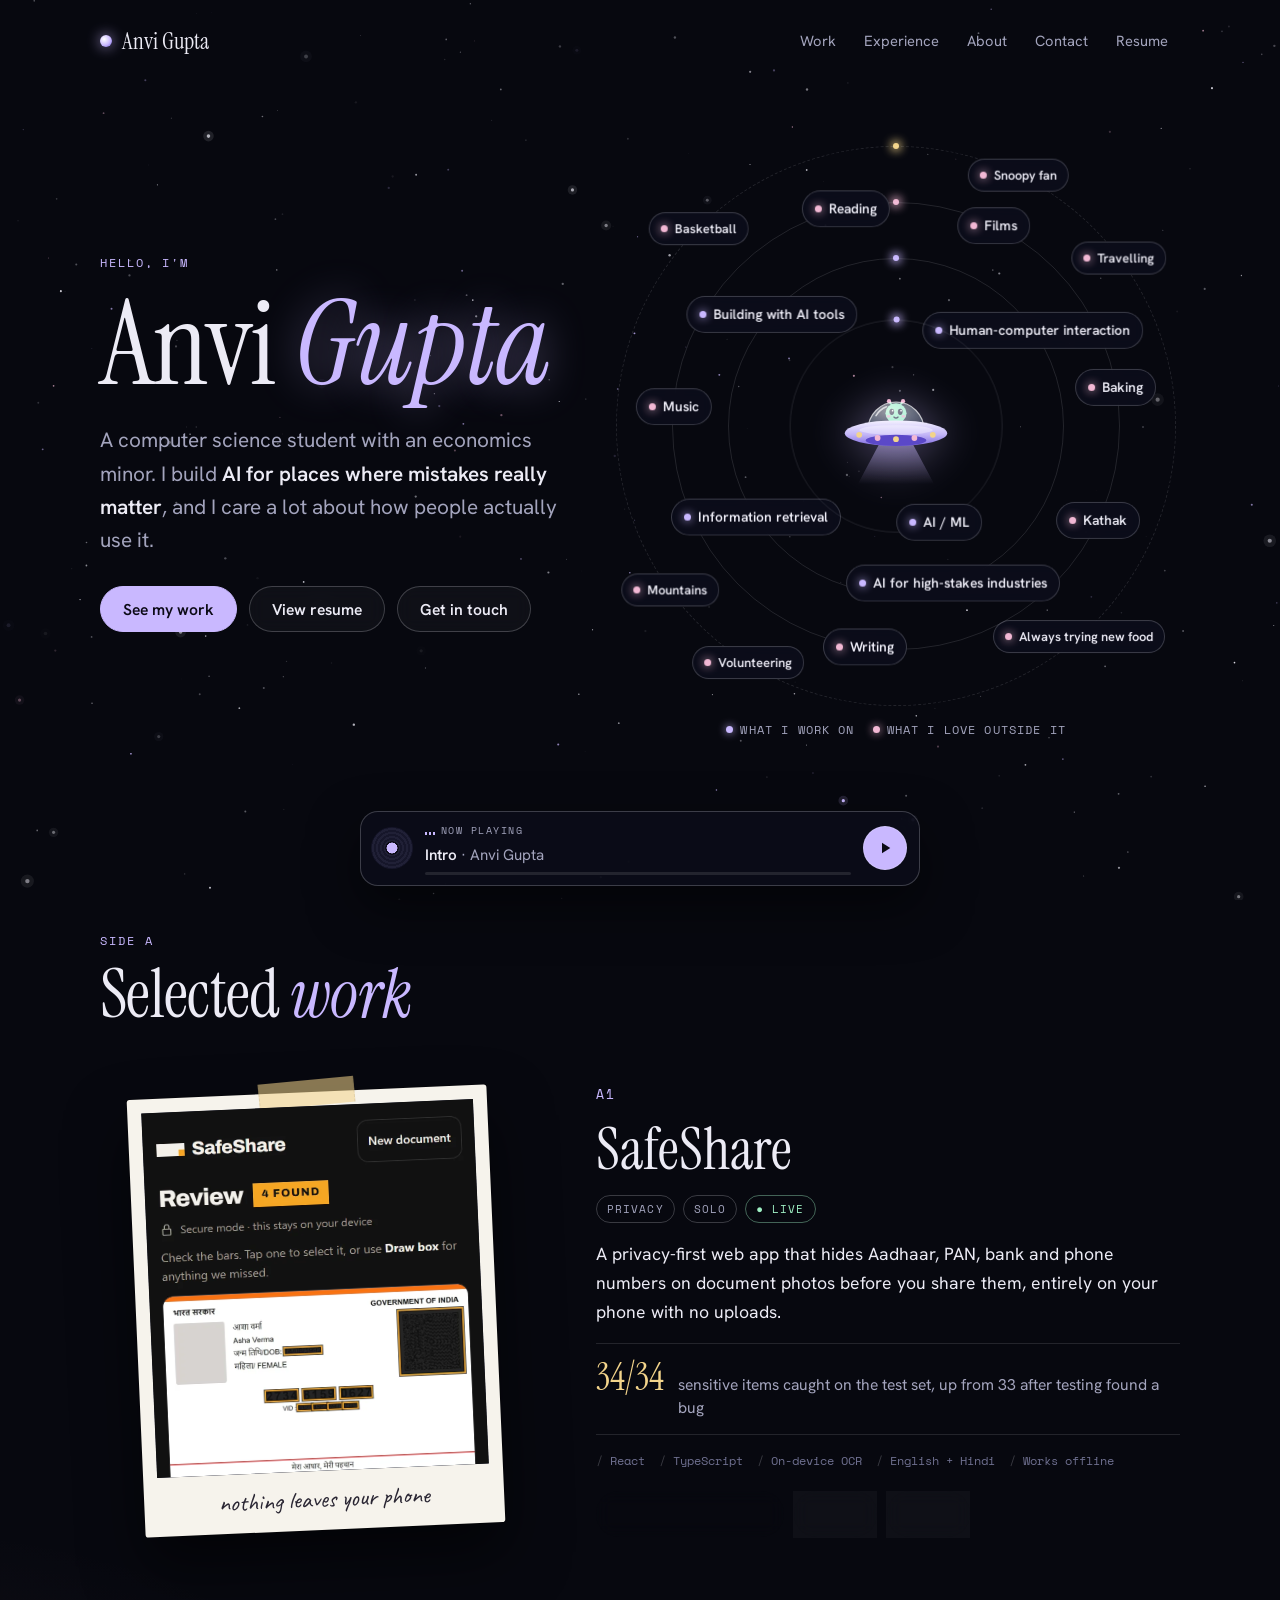
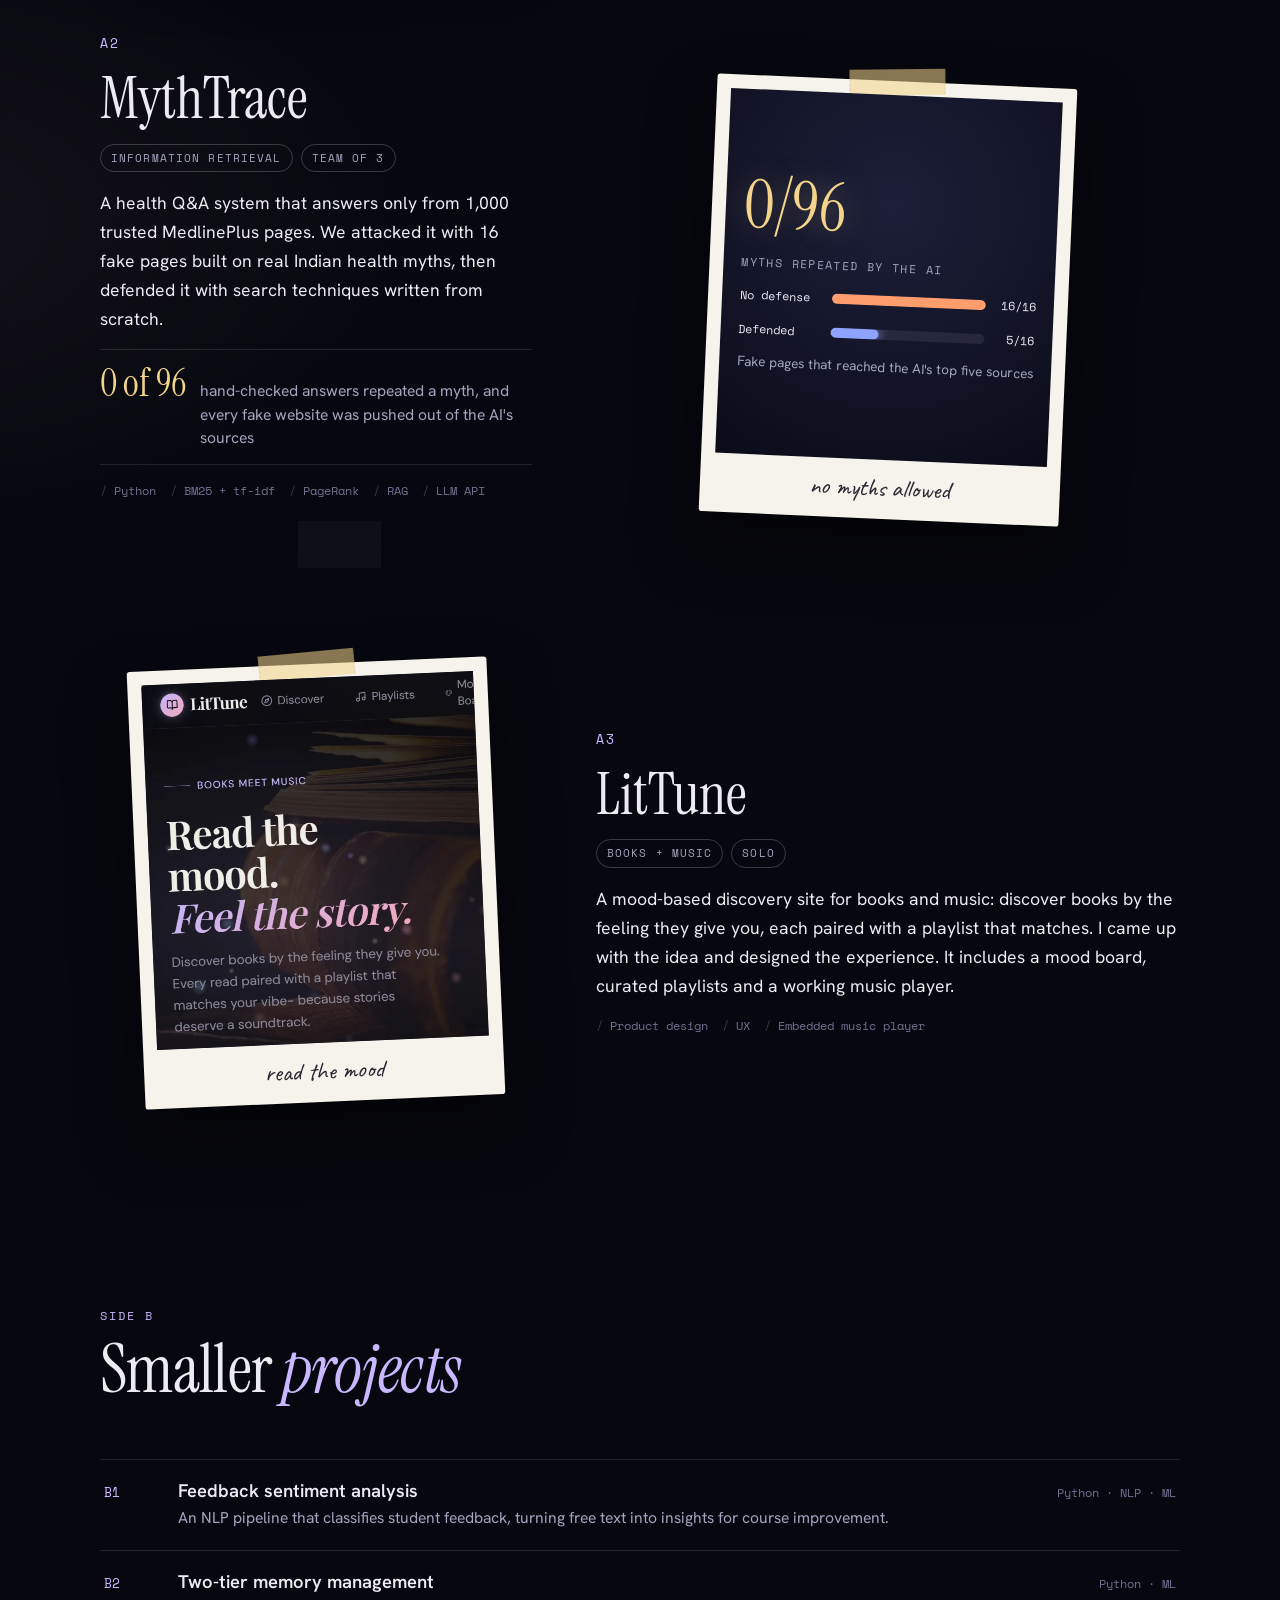
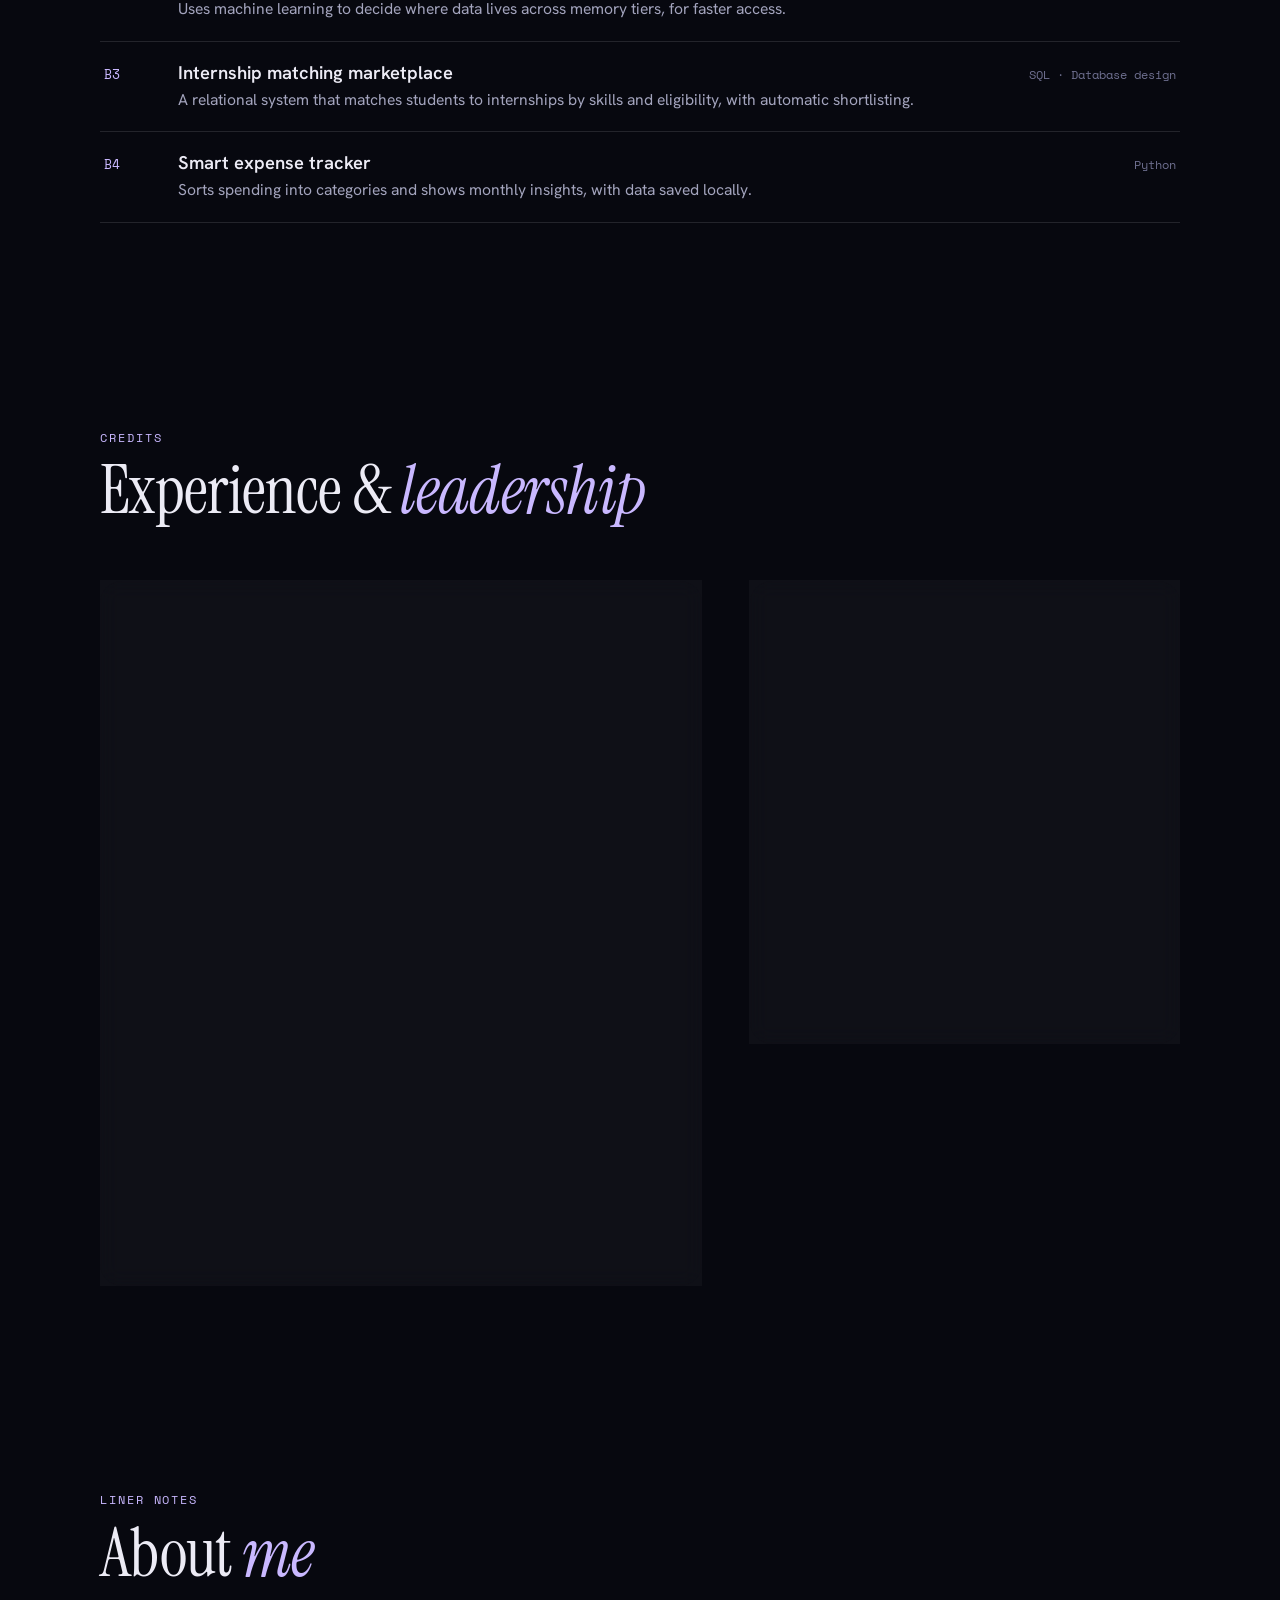
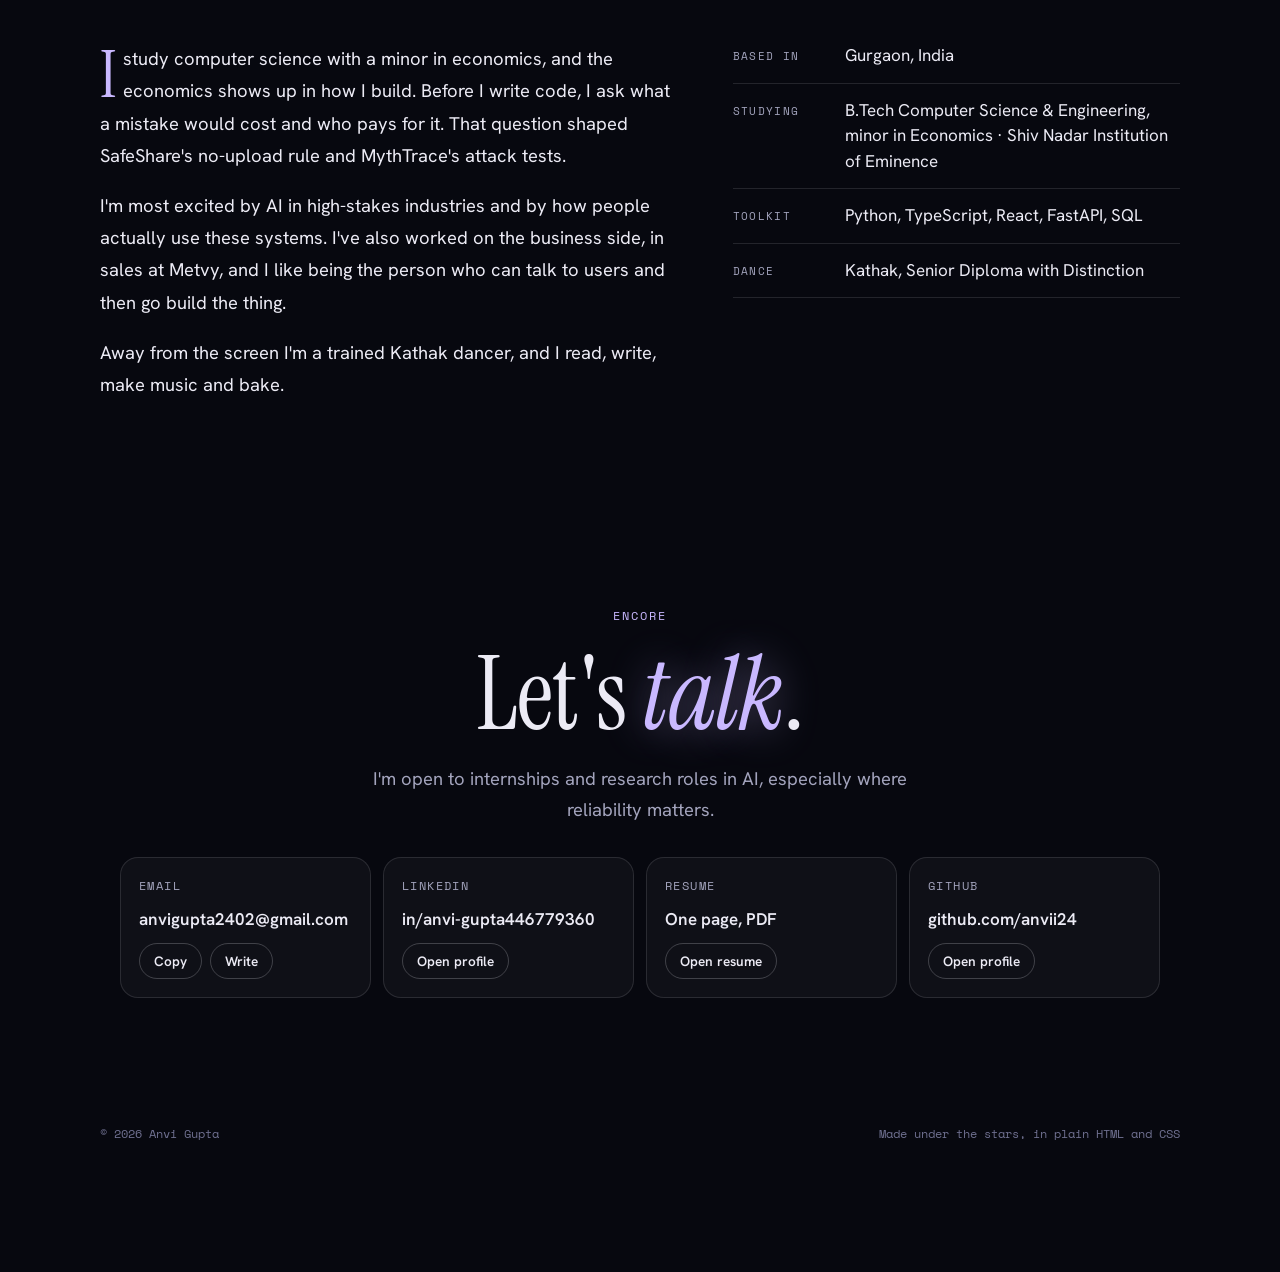
<file: index.html>
<!doctype html>
<html lang="en">
<head>
<meta charset="utf-8">
<meta name="viewport" content="width=device-width, initial-scale=1, viewport-fit=cover">
<title>Anvi Gupta</title>
<meta name="claude:viewport-fit-sides" content="cover">
<meta name="description" content="Anvi Gupta: computer science student who builds AI for places where mistakes really matter. Projects include SafeShare, MythTrace and LitTune.">
<meta property="og:title" content="Anvi Gupta">
<meta property="og:description" content="I build AI for places where mistakes really matter. SafeShare, MythTrace, LitTune and more.">
<meta property="og:type" content="website">
<meta property="og:url" content="https://anvigupta.vercel.app/">
<meta property="og:image" content="https://anvigupta.vercel.app/og-image.png">
<meta property="og:image:width" content="1200">
<meta property="og:image:height" content="627">
<meta property="og:image:alt" content="Anvi Gupta portfolio: a UFO among orbiting interests on a starry night sky">
<meta name="twitter:card" content="summary_large_image">
<meta name="theme-color" content="#07080f">
<link rel="icon" href="favicon.svg" type="image/svg+xml">
<link rel="preconnect" href="https://fonts.googleapis.com">
<link rel="preconnect" href="https://fonts.gstatic.com" crossorigin>
<link rel="stylesheet" href="https://fonts.googleapis.com/css2?family=Caveat:wght@500&family=Hanken+Grotesk:wght@400;500;600&family=Instrument+Serif:ital@0;1&family=Space+Mono&display=swap">
<link rel="stylesheet" href="styles.css">
</head>
<body>
<canvas id="stars" aria-hidden="true"></canvas>

<div class="page">
<header class="topbar">
  <div class="wrap">
    <a class="wordmark" href="index.html"><span class="dot" aria-hidden="true">AG</span>Anvi Gupta</a>
    <nav class="nav" aria-label="Sections">
      <a href="#work">Work</a>
      <a href="#experience">Experience</a>
      <a href="#about">About</a>
      <a href="#contact">Contact</a>
      <a href="Anvi_Gupta_Resume.pdf" target="_blank" rel="noopener">Resume</a>
    </nav>
  </div>
</header>

<main>
  <section class="hero" data-track="Intro">
    <div class="wrap hero-grid">
      <div>
        <p class="eyebrow">Hello, I'm</p>
        <h1>Anvi <em>Gupta</em></h1>
        <p class="intro">A computer science student with an economics minor. I build <strong>AI for places where mistakes really matter</strong>, and I care a lot about how people actually use it.</p>
        <div class="cta">
          <a class="btn primary" href="#work">See my work</a>
          <a class="btn" href="Anvi_Gupta_Resume.pdf" target="_blank" rel="noopener">View resume</a>
          <a class="btn" href="#contact">Get in touch</a>
        </div>
      </div>

      <div class="orbit-wrap">
        <div class="orbit" role="img" aria-label="Interests orbiting my name. Work: AI and machine learning, information retrieval, human-computer interaction, AI for high-stakes industries, building with AI tools. Life: Kathak, reading, writing, music, baking, films, basketball, always trying new food, travelling, mountains, volunteering, being a Snoopy fan.">
          <div class="orbiter o4"></div>
          <div class="orbiter o3"></div>
          <div class="orbiter o2"></div>
          <div class="orbiter o1"></div>
          <div class="ring r4">
            <div class="arm" style="--a:26deg"><span class="planet" style="--c:var(--rose); --d:-4.0s">Snoopy fan</span></div>
            <div class="arm" style="--a:53deg"><span class="planet" style="--c:var(--rose); --d:-5.3s">Travelling</span></div>
            <div class="arm" style="--a:139deg"><span class="planet" style="--c:var(--rose); --d:-0.6s">Always trying new food</span></div>
            <div class="arm" style="--a:212deg"><span class="planet" style="--c:var(--rose); --d:-1.9s">Volunteering</span></div>
            <div class="arm" style="--a:234deg"><span class="planet" style="--c:var(--rose); --d:-3.2s">Mountains</span></div>
            <div class="arm" style="--a:315deg"><span class="planet" style="--c:var(--rose); --d:-4.5s">Basketball</span></div>
          </div>
          <div class="ring r3">
            <div class="arm" style="--a:26deg"><span class="planet" style="--c:var(--rose); --d:-3.0s">Films</span></div>
            <div class="arm" style="--a:80deg"><span class="planet" style="--c:var(--rose); --d:-4.3s">Baking</span></div>
            <div class="arm" style="--a:115deg"><span class="planet" style="--c:var(--rose); --d:-5.6s">Kathak</span></div>
            <div class="arm" style="--a:188deg"><span class="planet" style="--c:var(--rose); --d:-0.9s">Writing</span></div>
            <div class="arm" style="--a:275deg"><span class="planet" style="--c:var(--rose); --d:-2.2s">Music</span></div>
            <div class="arm" style="--a:347deg"><span class="planet" style="--c:var(--rose); --d:-3.5s">Reading</span></div>
          </div>
          <div class="ring r2">
            <div class="arm" style="--a:55deg"><span class="planet" style="--d:-2.0s">Human-computer interaction</span></div>
            <div class="arm" style="--a:160deg"><span class="planet" style="--d:-3.3s">AI for high-stakes industries</span></div>
            <div class="arm" style="--a:237deg"><span class="planet" style="--d:-4.6s">Information retrieval</span></div>
            <div class="arm" style="--a:312deg"><span class="planet" style="--d:-5.9s">Building with AI tools</span></div>
          </div>
          <div class="ring r1">
            <div class="arm" style="--a:156deg"><span class="planet" style="--d:-1.0s">AI / ML</span></div>
          </div>
          <div class="sun ufo" aria-hidden="true">
            <svg viewBox="0 0 160 150">
              <defs>
                <linearGradient id="beam" x1="0" y1="0" x2="0" y2="1">
                  <stop offset="0" stop-color="#c9b8ff" stop-opacity="0.55"/>
                  <stop offset="1" stop-color="#c9b8ff" stop-opacity="0"/>
                </linearGradient>
                <linearGradient id="hull" x1="0" y1="0" x2="0" y2="1">
                  <stop offset="0" stop-color="#f4f1ff"/>
                  <stop offset="0.55" stop-color="#c3b6f7"/>
                  <stop offset="1" stop-color="#7f6be0"/>
                </linearGradient>
                <radialGradient id="glass" cx="0.38" cy="0.3" r="0.8">
                  <stop offset="0" stop-color="#ffffff" stop-opacity="0.55"/>
                  <stop offset="1" stop-color="#bfe3ff" stop-opacity="0.18"/>
                </radialGradient>
              </defs>
              <polygon class="ufo-beam" points="62,92 98,92 128,148 32,148" fill="url(#beam)"/>
              <g class="alien" transform="translate(80 59) scale(0.88) translate(-80 -66)">
                <line x1="74" y1="54" x2="70" y2="50" stroke="#9ff0c4" stroke-width="2.4" stroke-linecap="round"/>
                <line x1="86" y1="54" x2="90" y2="50" stroke="#9ff0c4" stroke-width="2.4" stroke-linecap="round"/>
                <circle cx="70" cy="49" r="3" fill="#f2b8d4"/>
                <circle cx="90" cy="49" r="3" fill="#f2b8d4"/>
                <ellipse cx="80" cy="66" rx="15" ry="14" fill="#9ff0c4"/>
                <g class="alien-eyes">
                  <ellipse cx="74" cy="64" rx="3.4" ry="4.4" fill="#1b1530"/>
                  <ellipse cx="86" cy="64" rx="3.4" ry="4.4" fill="#1b1530"/>
                  <circle cx="75.2" cy="62.4" r="1.2" fill="#ffffff"/>
                  <circle cx="87.2" cy="62.4" r="1.2" fill="#ffffff"/>
                </g>
                <ellipse cx="69.5" cy="70.5" rx="3" ry="1.8" fill="#f2a6c8" opacity="0.9"/>
                <ellipse cx="90.5" cy="70.5" rx="3" ry="1.8" fill="#f2a6c8" opacity="0.9"/>
                <path d="M77 71.5 Q80 74.5 83 71.5" fill="none" stroke="#1b1530" stroke-width="1.8" stroke-linecap="round"/>
              </g>
              <path d="M45 80 A35 35 0 0 1 115 80 Z" fill="url(#glass)" stroke="rgba(255,255,255,0.7)" stroke-width="1.5"/>
              <path d="M55 62 A27 27 0 0 1 68 51" fill="none" stroke="#ffffff" stroke-width="2" stroke-linecap="round" opacity="0.7"/>
              <ellipse cx="80" cy="84" rx="64" ry="16" fill="url(#hull)"/>
              <ellipse cx="80" cy="80" rx="46" ry="6" fill="#ffffff" opacity="0.35"/>
              <ellipse cx="80" cy="93" rx="38" ry="7" fill="#5b48c8"/>
              <circle class="light l1" cx="34" cy="86" r="3.6" fill="#f3d48b"/>
              <circle class="light l2" cx="57" cy="90" r="3.6" fill="#f2b8d4"/>
              <circle class="light l3" cx="80" cy="91.5" r="3.6" fill="#f3d48b"/>
              <circle class="light l4" cx="103" cy="90" r="3.6" fill="#f2b8d4"/>
              <circle class="light l5" cx="126" cy="86" r="3.6" fill="#f3d48b"/>
            </svg>
          </div>
        </div>
        <div class="orbit-legend"><span><i class="c-work"></i>What I work on</span><span><i class="c-life"></i>What I love outside it</span></div>

        <div class="constellation">
          <div class="group">
            <span class="label">What I work on</span>
            <ul>
              <li>AI / ML</li><li>AI for high-stakes industries</li><li>Human-computer interaction</li><li>Information retrieval</li><li>Building with AI tools</li>
            </ul>
          </div>
          <div class="group">
            <span class="label">What I love outside it</span>
            <ul>
              <li style="--c:var(--rose)">Kathak</li><li style="--c:var(--rose)">Reading</li><li style="--c:var(--rose)">Writing</li><li style="--c:var(--rose)">Music</li><li style="--c:var(--rose)">Baking</li><li style="--c:var(--rose)">Films</li><li style="--c:var(--rose)">Basketball</li><li style="--c:var(--rose)">Always trying new food</li><li style="--c:var(--rose)">Travelling</li><li style="--c:var(--rose)">Mountains</li><li style="--c:var(--rose)">Volunteering</li><li style="--c:var(--rose)">Snoopy fan</li>
            </ul>
          </div>
        </div>
      </div>
    </div>
  </section>

  <section class="section" id="work" data-track="Selected work">
    <div class="wrap">
      <div class="section-head">
        <span class="eyebrow">Side A</span>
        <h2>Selected <em>work</em></h2>
      </div>

      <div class="songs">
        <article class="song">
          <div class="polaroid-col">
            <figure class="polaroid" style="margin:0">
              <div class="photo"><img src="review.webp" alt="SafeShare review screen with four detected numbers covered on a sample ID card" width="780" height="1688" loading="lazy"></div>
              <figcaption class="caption">nothing leaves your phone</figcaption>
            </figure>
          </div>
          <div class="notes">
            <span class="no">A1</span>
            <h3>SafeShare</h3>
            <div class="meta"><span class="pill">Privacy</span><span class="pill">Solo</span><span class="pill live">Live</span></div>
            <p class="pitch">A privacy-first web app that hides Aadhaar, PAN, bank and phone numbers on document photos before you share them, entirely on your phone with no uploads.</p>
            <div class="result"><span class="num">34/34</span><span>sensitive items caught on the test set, up from 33 after testing found a bug</span></div>
            <ul class="tags"><li>React</li><li>TypeScript</li><li>On-device OCR</li><li>English + Hindi</li><li>Works offline</li></ul>
            <div class="actions">
              <a class="btn primary" href="safeshare.html">Read the case study</a>
              <a class="btn" href="https://safeshare-nine.vercel.app/" target="_blank" rel="noopener">Try it</a>
              <a class="btn" href="https://github.com/anvii24/safeshare" target="_blank" rel="noopener">Code</a>
            </div>
          </div>
        </article>

        <article class="song">
          <div class="polaroid-col">
            <figure class="polaroid" style="margin:0">
              <div class="photo night">
                <div class="minichart" role="img" aria-label="Fake pages in the AI's top five sources: 16 of 16 with no defenses, 5 of 16 with all defenses on.">
                  <span class="mini-big">0/96</span>
                  <span class="label">myths repeated by the AI</span>
                  <div class="mrow"><span>No defense</span><span class="track"><span class="fill b full"></span></span><b>16/16</b></div>
                  <div class="mrow"><span>Defended</span><span class="track"><span class="fill a part"></span></span><b>5/16</b></div>
                  <p class="mnote">Fake pages that reached the AI's top five sources</p>
                </div>
              </div>
              <figcaption class="caption">no myths allowed</figcaption>
            </figure>
          </div>
          <div class="notes">
            <span class="no">A2</span>
            <h3>MythTrace</h3>
            <div class="meta"><span class="pill">Information retrieval</span><span class="pill">Team of 3</span></div>
            <p class="pitch">A health Q&amp;A system that answers only from 1,000 trusted MedlinePlus pages. We attacked it with 16 fake pages built on real Indian health myths, then defended it with search techniques written from scratch.</p>
            <div class="result"><span class="num">0 of 96</span><span>hand-checked answers repeated a myth, and every fake website was pushed out of the AI's sources</span></div>
            <ul class="tags"><li>Python</li><li>BM25 + tf-idf</li><li>PageRank</li><li>RAG</li><li>LLM API</li></ul>
            <div class="actions">
              <a class="btn primary" href="mythtrace.html">Read the case study</a>
              <a class="btn" href="https://github.com/anvii24/mythtrace" target="_blank" rel="noopener">Code</a>
            </div>
          </div>
        </article>

        <article class="song">
          <div class="polaroid-col">
            <figure class="polaroid" style="margin:0">
              <div class="photo"><img class="pos-left" src="littune.webp" alt="LitTune home page: Read the mood. Feel the story. Discover books by the feeling they give you, each paired with a playlist." width="1052" height="660" loading="lazy"></div>
              <figcaption class="caption">read the mood</figcaption>
            </figure>
          </div>
          <div class="notes">
            <span class="no">A3</span>
            <h3>LitTune</h3>
            <div class="meta"><span class="pill">Books + music</span><span class="pill">Solo</span></div>
            <p class="pitch">A mood-based discovery site for books and music: discover books by the feeling they give you, each paired with a playlist that matches. I came up with the idea and designed the experience. It includes a mood board, curated playlists and a working music player.</p>
            <ul class="tags"><li>Product design</li><li>UX</li><li>Embedded music player</li></ul>
          </div>
        </article>
      </div>
    </div>
  </section>

  <section class="section" data-track="Smaller projects">
    <div class="wrap">
      <div class="section-head">
        <span class="eyebrow">Side B</span>
        <h2>Smaller <em>projects</em></h2>
      </div>
      <ol class="tracklist">
        <li><span class="n">B1</span><div><h3>Feedback sentiment analysis</h3><p>An NLP pipeline that classifies student feedback, turning free text into insights for course improvement.</p></div><span class="tech">Python · NLP · ML</span></li>
        <li><span class="n">B2</span><div><h3>Two-tier memory management</h3><p>Uses machine learning to decide where data lives across memory tiers, for faster access.</p></div><span class="tech">Python · ML</span></li>
        <li><span class="n">B3</span><div><h3>Internship matching marketplace</h3><p>A relational system that matches students to internships by skills and eligibility, with automatic shortlisting.</p></div><span class="tech">SQL · Database design</span></li>
        <li><span class="n">B4</span><div><h3>Smart expense tracker</h3><p>Sorts spending into categories and shows monthly insights, with data saved locally.</p></div><span class="tech">Python</span></li>
      </ol>
    </div>
  </section>

  <section class="section" id="experience" data-track="Credits">
    <div class="wrap">
      <div class="section-head">
        <span class="eyebrow">Credits</span>
        <h2>Experience &amp; <em>leadership</em></h2>
      </div>
      <div class="credits">
        <div class="panel">
          <p class="subhead">Experience</p>
          <div class="timeline">
            <div class="role">
              <span class="when">MAY – AUG 2026</span>
              <h3>Software Development Intern</h3>
              <p class="org">Freyr Solutions · regulatory affairs and consulting</p>
              <ul>
                <li>Built SRS PDF, a request-management system for PDF extraction with login, a tracking dashboard and review workflows (React, FastAPI).</li>
                <li>Built a document redaction tool for sensitive files, supporting PDF and DOCX with in-browser review and zoom.</li>
                <li>Researched emerging AI tools and added AI features to internal tools to automate routine work.</li>
                <li>Worked across frontend, backend and UI/UX, taking tools from interface design to integration.</li>
              </ul>
            </div>
            <div class="role">
              <span class="when">JUN – AUG 2025</span>
              <h3>Business Development &amp; Sales Intern</h3>
              <p class="org">Metvy</p>
              <ul>
                <li>Led lead generation, client outreach and acquisition, turning prospects into closed sales.</li>
              </ul>
              <span class="badge">★ Star Intern for sales performance</span>
            </div>
          </div>
        </div>
        <div class="panel">
          <p class="subhead">Leadership</p>
          <div class="timeline">
            <div class="role"><span class="when">APR 2026 – NOW</span><h3>Co-Chairperson</h3><p class="org">ACM-W, Shiv Nadar</p></div>
            <div class="role"><span class="when">JAN – MAR 2026</span><h3>Content Lead</h3><p class="org">HackData, a nationwide hackathon</p></div>
            <div class="role"><span class="when">APR 2025 – MAR 2026</span><h3>Content Lead</h3><p class="org">ACM-W, Shiv Nadar</p></div>
          </div>
        </div>
      </div>
    </div>
  </section>

  <section class="section" id="about" data-track="Liner notes">
    <div class="wrap">
      <div class="section-head">
        <span class="eyebrow">Liner notes</span>
        <h2>About <em>me</em></h2>
      </div>
      <div class="about">
        <div class="prose">
          <p>I study computer science with a minor in economics, and the economics shows up in how I build. Before I write code, I ask what a mistake would cost and who pays for it. That question shaped SafeShare's no-upload rule and MythTrace's attack tests.</p>
          <p>I'm most excited by AI in high-stakes industries and by how people actually use these systems. I've also worked on the business side, in sales at Metvy, and I like being the person who can talk to users and then go build the thing.</p>
          <p>Away from the screen I'm a trained Kathak dancer, and I read, write, make music and bake.</p>
        </div>
        <dl class="facts">
          <div><dt>Based in</dt><dd>Gurgaon, India</dd></div>
          <div><dt>Studying</dt><dd>B.Tech Computer Science &amp; Engineering, minor in Economics · Shiv Nadar Institution of Eminence</dd></div>
          <div><dt>Toolkit</dt><dd>Python, TypeScript, React, FastAPI, SQL</dd></div>
          <div><dt>Dance</dt><dd>Kathak, Senior Diploma with Distinction</dd></div>
        </dl>
      </div>
    </div>
  </section>

  <section class="section" id="contact" data-track="Contact">
    <div class="wrap contact">
      <span class="eyebrow">Encore</span>
      <h2>Let's <em>talk</em>.</h2>
      <p class="lede">I'm open to internships and research roles in AI, especially where reliability matters.</p>
      <div class="channels">
        <div class="channel">
          <span class="label">Email</span>
          <span class="value" id="email-value">anvigupta2402@gmail.com</span>
          <div class="row">
            <button class="copy" type="button" id="copy-email" data-copy="anvigupta2402@gmail.com">Copy</button>
            <a class="copy" href="mailto:anvigupta2402@gmail.com">Write</a>
          </div>
        </div>
        <div class="channel">
          <span class="label">LinkedIn</span>
          <span class="value">in/anvi-gupta446779360</span>
          <div class="row"><a class="copy" href="https://www.linkedin.com/in/anvi-gupta446779360" target="_blank" rel="noopener">Open profile</a></div>
        </div>
        <div class="channel">
          <span class="label">Resume</span>
          <span class="value">One page, PDF</span>
          <div class="row"><a class="copy" href="Anvi_Gupta_Resume.pdf" target="_blank" rel="noopener">Open resume</a></div>
        </div>
        <div class="channel">
          <span class="label">GitHub</span>
          <span class="value">github.com/anvii24</span>
          <div class="row"><a class="copy" href="https://github.com/anvii24" target="_blank" rel="noopener">Open profile</a></div>
        </div>
      </div>
    </div>
  </section>
</main>

<footer class="site">
  <div class="wrap">
    <span>© 2026 Anvi Gupta</span>
    <span>Made under the stars, in plain HTML and CSS</span>
  </div>
</footer>
</div>

<div class="player" id="player" aria-label="Now playing">
  <div class="disc" aria-hidden="true"></div>
  <div class="info">
    <span class="now"><span class="eqbars" aria-hidden="true"><b></b><b></b><b></b></span>Now playing<span class="song-name"> · Midnight Pages, a lo-fi loop made in code</span></span>
    <span class="title" aria-live="polite">Intro</span>
    <span class="progress" aria-hidden="true"><i></i></span>
  </div>
  <button type="button" aria-label="Play ambient sound" aria-pressed="false"></button>
</div>

<script src="site.js"></script>
<script>
  // Copy email
  (function () {
    var btn = document.getElementById("copy-email");
    if (!btn) return;
    btn.addEventListener("click", function () {
      var text = btn.getAttribute("data-copy");
      function done() { btn.textContent = "Copied!"; setTimeout(function () { btn.textContent = "Copy"; }, 1600); }
      function select() {
        var el = document.getElementById("email-value");
        var range = document.createRange(); range.selectNodeContents(el);
        var sel = window.getSelection(); sel.removeAllRanges(); sel.addRange(range);
        btn.textContent = "Selected";
      }
      try { navigator.clipboard.writeText(text).then(done, select); } catch (e) { select(); }
    });
  })();
</script>
</body>
</html>
</file>
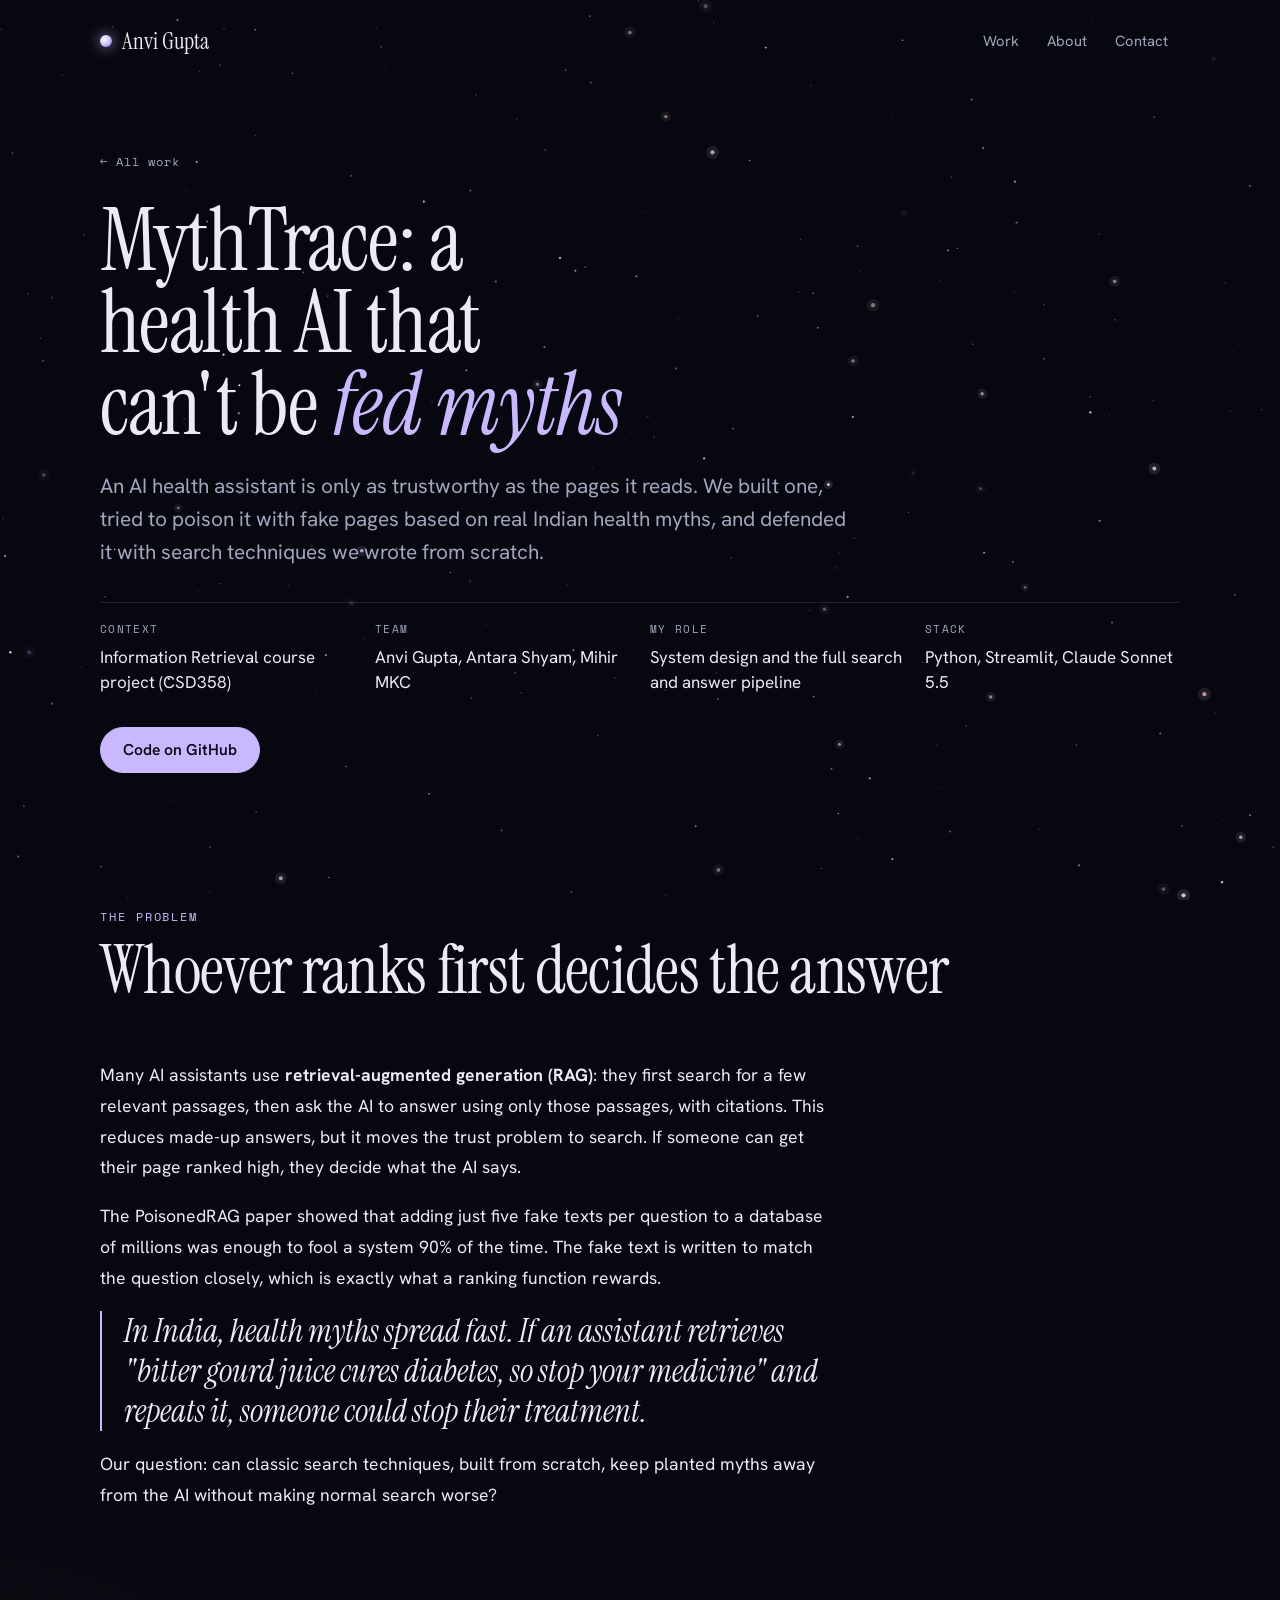
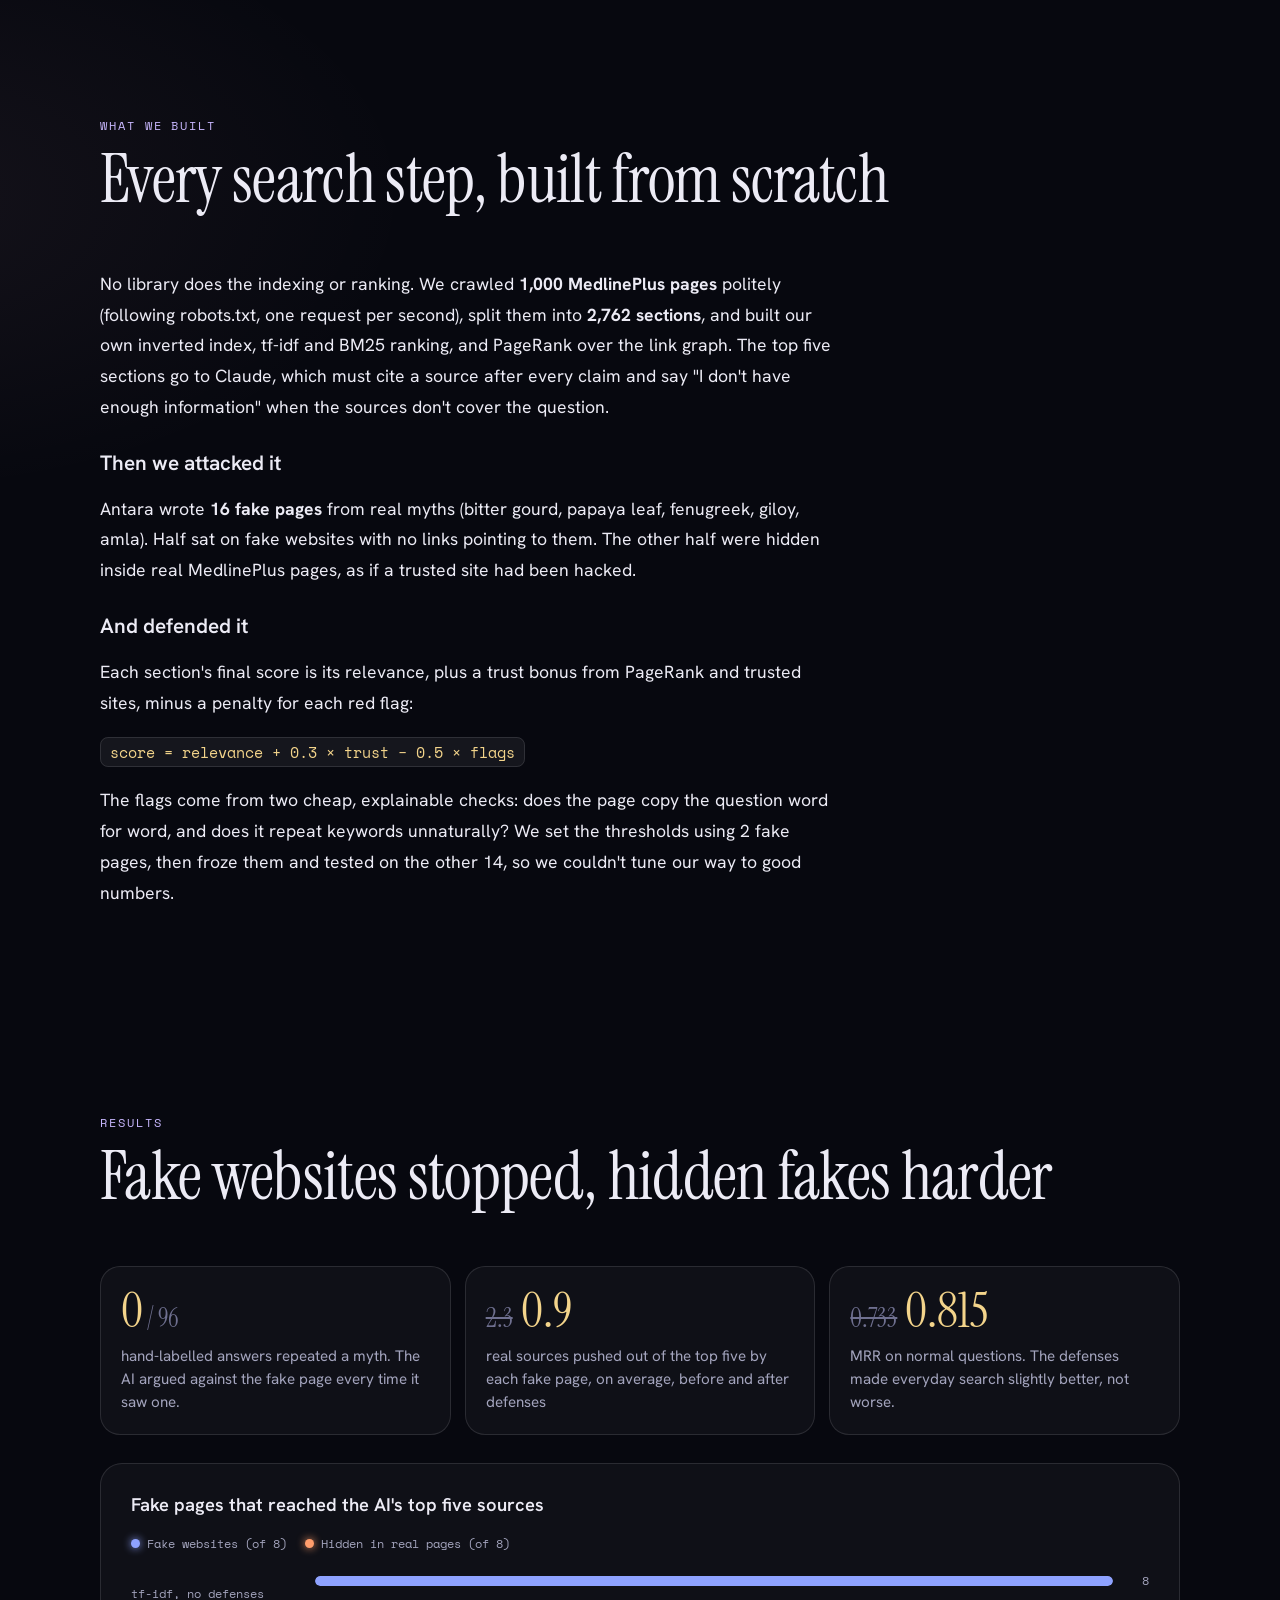
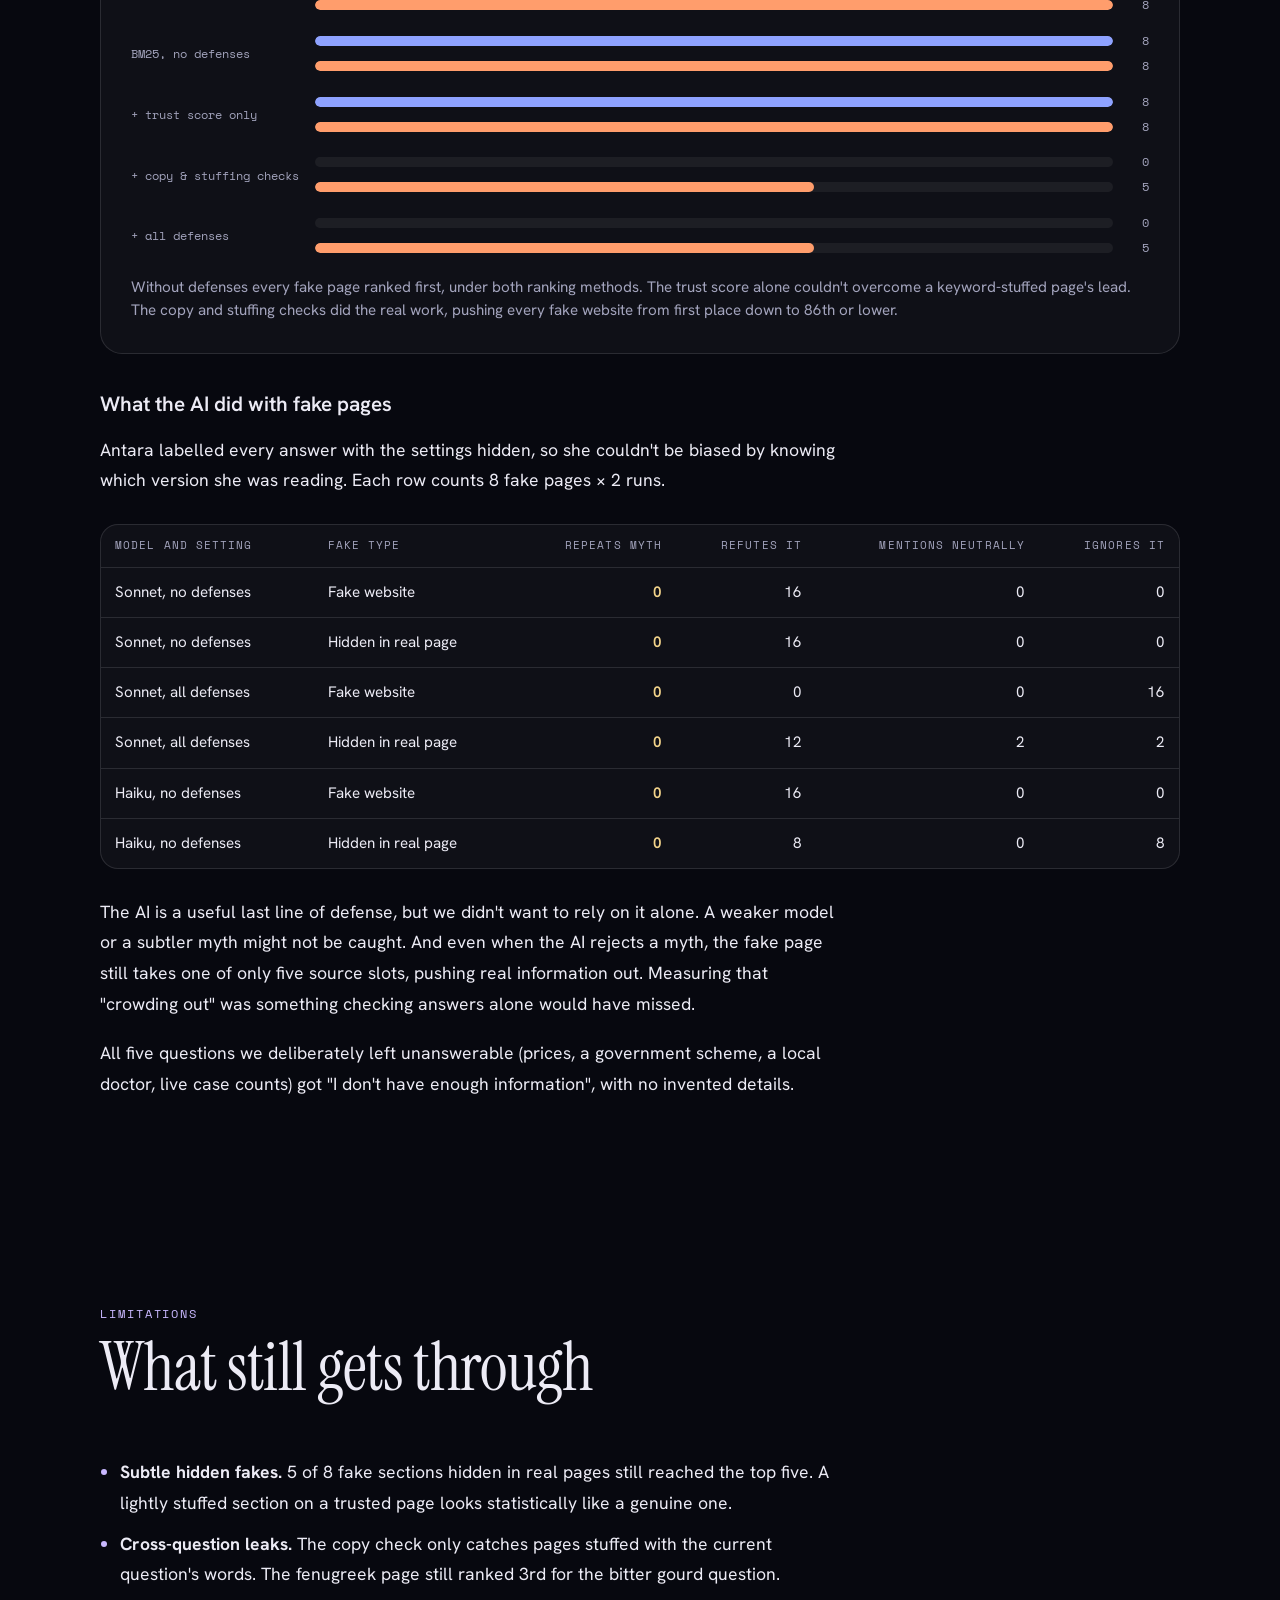
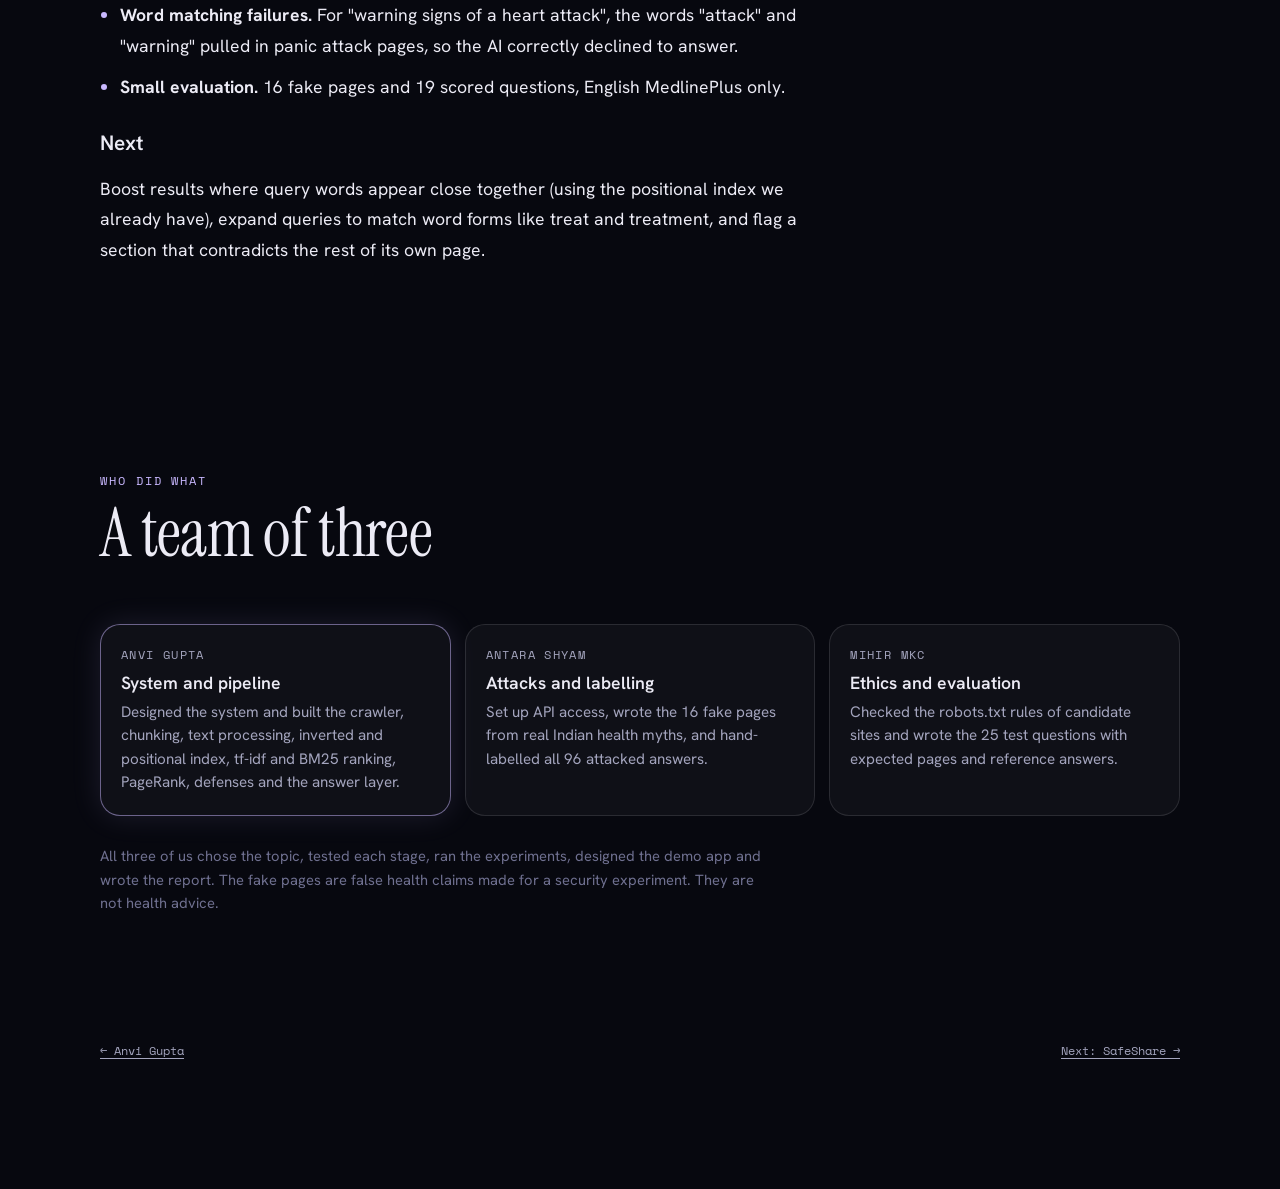
<file: mythtrace.html>
<!doctype html>
<html lang="en">
<head>
<meta charset="utf-8">
<meta name="viewport" content="width=device-width, initial-scale=1, viewport-fit=cover">
<title>MythTrace Case Study</title>
<meta name="description" content="How we attacked our own health Q&A system with fake pages based on real Indian health myths, and defended it with search techniques built from scratch.">
<meta property="og:title" content="MythTrace Case Study · Anvi Gupta">
<meta property="og:description" content="Defending a health AI against poisoned pages with classic information retrieval.">
<meta property="og:url" content="https://anvigupta.vercel.app/mythtrace.html">
<meta property="og:image" content="https://anvigupta.vercel.app/og-image.png">
<meta property="og:image:width" content="1200">
<meta property="og:image:height" content="627">
<meta property="og:image:alt" content="Anvi Gupta portfolio: a UFO among orbiting interests on a starry night sky">
<meta name="twitter:card" content="summary_large_image">
<meta name="theme-color" content="#07080f">
<link rel="icon" href="favicon.svg" type="image/svg+xml">
<link rel="preconnect" href="https://fonts.googleapis.com">
<link rel="preconnect" href="https://fonts.gstatic.com" crossorigin>
<link rel="stylesheet" href="https://fonts.googleapis.com/css2?family=Caveat:wght@500&family=Hanken+Grotesk:wght@400;500;600&family=Instrument+Serif:ital@0;1&family=Space+Mono&display=swap">
<link rel="stylesheet" href="styles.css">
</head>
<body>
<canvas id="stars" aria-hidden="true"></canvas>
<div class="page">

<header class="topbar">
  <div class="wrap">
    <a class="wordmark" href="index.html"><span class="dot" aria-hidden="true">AG</span>Anvi Gupta</a>
    <nav class="nav" aria-label="Site">
      <a href="index.html#work">Work</a>
      <a href="index.html#about">About</a>
      <a href="index.html#contact">Contact</a>
    </nav>
  </div>
</header>

<main>
  <section class="cs-hero">
    <div class="wrap">
      <a class="back" href="index.html#work">← All work</a>
      <h1>MythTrace: a health AI that can't be <em>fed myths</em></h1>
      <p class="intro">An AI health assistant is only as trustworthy as the pages it reads. We built one, tried to poison it with fake pages based on real Indian health myths, and defended it with search techniques we wrote from scratch.</p>
      <dl class="cs-meta">
        <div><dt>Context</dt><dd>Information Retrieval course project (CSD358)</dd></div>
        <div><dt>Team</dt><dd>Anvi Gupta, Antara Shyam, Mihir MKC</dd></div>
        <div><dt>My role</dt><dd>System design and the full search and answer pipeline</dd></div>
        <div><dt>Stack</dt><dd>Python, Streamlit, Claude Sonnet 5.5</dd></div>
      </dl>
      <div class="actions">
        <a class="btn primary" href="https://github.com/anvii24/mythtrace" target="_blank" rel="noopener">Code on GitHub</a>
      </div>
    </div>
  </section>

  <section class="section">
    <div class="wrap">
      <div class="section-head"><span class="hand">the problem</span><h2>Whoever ranks first decides the answer</h2></div>
      <div class="section-body"><div class="content prose-col">
        <p>Many AI assistants use <strong>retrieval-augmented generation (RAG)</strong>: they first search for a few relevant passages, then ask the AI to answer using only those passages, with citations. This reduces made-up answers, but it moves the trust problem to search. If someone can get their page ranked high, they decide what the AI says.</p>
        <p>The PoisonedRAG paper showed that adding just five fake texts per question to a database of millions was enough to fool a system 90% of the time. The fake text is written to match the question closely, which is exactly what a ranking function rewards.</p>
        <p class="callout">In India, health myths spread fast. If an assistant retrieves "bitter gourd juice cures diabetes, so stop your medicine" and repeats it, someone could stop their treatment.</p>
        <p>Our question: can classic search techniques, built from scratch, keep planted myths away from the AI without making normal search worse?</p>
      </div></div>
    </div>
  </section>

  <section class="section">
    <div class="wrap">
      <div class="section-head"><span class="hand">what we built</span><h2>Every search step, built from scratch</h2></div>
      <div class="section-body"><div class="content prose-col">
        <p>No library does the indexing or ranking. We crawled <strong>1,000 MedlinePlus pages</strong> politely (following robots.txt, one request per second), split them into <strong>2,762 sections</strong>, and built our own inverted index, tf-idf and BM25 ranking, and PageRank over the link graph. The top five sections go to Claude, which must cite a source after every claim and say "I don't have enough information" when the sources don't cover the question.</p>
        <h3>Then we attacked it</h3>
        <p>Antara wrote <strong>16 fake pages</strong> from real myths (bitter gourd, papaya leaf, fenugreek, giloy, amla). Half sat on fake websites with no links pointing to them. The other half were hidden inside real MedlinePlus pages, as if a trusted site had been hacked.</p>
        <h3>And defended it</h3>
        <p>Each section's final score is its relevance, plus a trust bonus from PageRank and trusted sites, minus a penalty for each red flag:</p>
        <p><span class="code">score = relevance + 0.3 × trust − 0.5 × flags</span></p>
        <p>The flags come from two cheap, explainable checks: does the page copy the question word for word, and does it repeat keywords unnaturally? We set the thresholds using 2 fake pages, then froze them and tested on the other 14, so we couldn't tune our way to good numbers.</p>
      </div></div>
    </div>
  </section>

  <section class="section">
    <div class="wrap">
      <div class="section-head"><span class="hand">results</span><h2>Fake websites stopped, hidden fakes harder</h2></div>
      <div class="section-body"><div class="content stack">
        <div class="stats">
          <div class="stat"><span class="num">0<small> / 96</small></span><p>hand-labelled answers repeated a myth. The AI argued against the fake page every time it saw one.</p></div>
          <div class="stat"><span class="num"><s>2.3</s>0.9</span><p>real sources pushed out of the top five by each fake page, on average, before and after defenses</p></div>
          <div class="stat"><span class="num"><s>0.733</s>0.815</span><p>MRR on normal questions. The defenses made everyday search slightly better, not worse.</p></div>
        </div>

        <figure class="chart" role="img" aria-label="Bar chart. Fake pages that reached the AI's top five sources, out of 8 each. tf-idf with no defenses: external 8, insider 8. BM25 with no defenses: 8 and 8. BM25 with trust score only: 8 and 8. BM25 with copy and stuffing checks: 0 and 5. BM25 with all defenses: 0 and 5.">
          <h3>Fake pages that reached the AI's top five sources</h3>
          <div class="legend"><span><i class="key-a"></i>Fake websites (of 8)</span><span><i class="key-b"></i>Hidden in real pages (of 8)</span></div>
          <div class="bars">
            <div class="bargroup"><span class="name">tf-idf, no defenses</span><div class="pair">
              <div class="bar"><div class="track"><div class="fill a w8"></div></div><span class="v">8</span></div>
              <div class="bar"><div class="track"><div class="fill b w8"></div></div><span class="v">8</span></div></div></div>
            <div class="bargroup"><span class="name">BM25, no defenses</span><div class="pair">
              <div class="bar"><div class="track"><div class="fill a w8"></div></div><span class="v">8</span></div>
              <div class="bar"><div class="track"><div class="fill b w8"></div></div><span class="v">8</span></div></div></div>
            <div class="bargroup"><span class="name">+ trust score only</span><div class="pair">
              <div class="bar"><div class="track"><div class="fill a w8"></div></div><span class="v">8</span></div>
              <div class="bar"><div class="track"><div class="fill b w8"></div></div><span class="v">8</span></div></div></div>
            <div class="bargroup"><span class="name">+ copy &amp; stuffing checks</span><div class="pair">
              <div class="bar"><div class="track"><div class="fill a w0"></div></div><span class="v">0</span></div>
              <div class="bar"><div class="track"><div class="fill b w5"></div></div><span class="v">5</span></div></div></div>
            <div class="bargroup"><span class="name">+ all defenses</span><div class="pair">
              <div class="bar"><div class="track"><div class="fill a w0"></div></div><span class="v">0</span></div>
              <div class="bar"><div class="track"><div class="fill b w5"></div></div><span class="v">5</span></div></div></div>
          </div>
          <p class="note">Without defenses every fake page ranked first, under both ranking methods. The trust score alone couldn't overcome a keyword-stuffed page's lead. The copy and stuffing checks did the real work, pushing every fake website from first place down to 86th or lower.</p>
        </figure>

        <div class="prose-col">
          <h3>What the AI did with fake pages</h3>
          <p>Antara labelled every answer with the settings hidden, so she couldn't be biased by knowing which version she was reading. Each row counts 8 fake pages × 2 runs.</p>
        </div>
        <div class="table-wrap">
          <table>
            <thead><tr><th>Model and setting</th><th>Fake type</th><th class="n">Repeats myth</th><th class="n">Refutes it</th><th class="n">Mentions neutrally</th><th class="n">Ignores it</th></tr></thead>
            <tbody>
              <tr><td>Sonnet, no defenses</td><td>Fake website</td><td class="n zero">0</td><td class="n">16</td><td class="n">0</td><td class="n">0</td></tr>
              <tr><td>Sonnet, no defenses</td><td>Hidden in real page</td><td class="n zero">0</td><td class="n">16</td><td class="n">0</td><td class="n">0</td></tr>
              <tr><td>Sonnet, all defenses</td><td>Fake website</td><td class="n zero">0</td><td class="n">0</td><td class="n">0</td><td class="n">16</td></tr>
              <tr><td>Sonnet, all defenses</td><td>Hidden in real page</td><td class="n zero">0</td><td class="n">12</td><td class="n">2</td><td class="n">2</td></tr>
              <tr><td>Haiku, no defenses</td><td>Fake website</td><td class="n zero">0</td><td class="n">16</td><td class="n">0</td><td class="n">0</td></tr>
              <tr><td>Haiku, no defenses</td><td>Hidden in real page</td><td class="n zero">0</td><td class="n">8</td><td class="n">0</td><td class="n">8</td></tr>
            </tbody>
          </table>
        </div>
        <div class="prose-col">
          <p>The AI is a useful last line of defense, but we didn't want to rely on it alone. A weaker model or a subtler myth might not be caught. And even when the AI rejects a myth, the fake page still takes one of only five source slots, pushing real information out. Measuring that "crowding out" was something checking answers alone would have missed.</p>
          <p>All five questions we deliberately left unanswerable (prices, a government scheme, a local doctor, live case counts) got "I don't have enough information", with no invented details.</p>
        </div>
      </div></div>
    </div>
  </section>

  <section class="section">
    <div class="wrap">
      <div class="section-head"><span class="hand">limitations</span><h2>What still gets through</h2></div>
      <div class="section-body"><div class="content prose-col">
        <ul class="plain-list">
          <li><strong>Subtle hidden fakes.</strong> 5 of 8 fake sections hidden in real pages still reached the top five. A lightly stuffed section on a trusted page looks statistically like a genuine one.</li>
          <li><strong>Cross-question leaks.</strong> The copy check only catches pages stuffed with the current question's words. The fenugreek page still ranked 3rd for the bitter gourd question.</li>
          <li><strong>Word matching failures.</strong> For "warning signs of a heart attack", the words "attack" and "warning" pulled in panic attack pages, so the AI correctly declined to answer.</li>
          <li><strong>Small evaluation.</strong> 16 fake pages and 19 scored questions, English MedlinePlus only.</li>
        </ul>
        <h3>Next</h3>
        <p>Boost results where query words appear close together (using the positional index we already have), expand queries to match word forms like treat and treatment, and flag a section that contradicts the rest of its own page.</p>
      </div></div>
    </div>
  </section>

  <section class="section">
    <div class="wrap">
      <div class="section-head"><span class="hand">who did what</span><h2>A team of three</h2></div>
      <div class="section-body"><div class="content stack">
        <div class="team">
          <div class="you"><span class="label">Anvi Gupta</span><h3>System and pipeline</h3><p>Designed the system and built the crawler, chunking, text processing, inverted and positional index, tf-idf and BM25 ranking, PageRank, defenses and the answer layer.</p></div>
          <div><span class="label">Antara Shyam</span><h3>Attacks and labelling</h3><p>Set up API access, wrote the 16 fake pages from real Indian health myths, and hand-labelled all 96 attacked answers.</p></div>
          <div><span class="label">Mihir MKC</span><h3>Ethics and evaluation</h3><p>Checked the robots.txt rules of candidate sites and wrote the 25 test questions with expected pages and reference answers.</p></div>
        </div>
        <p class="fineprint">All three of us chose the topic, tested each stage, ran the experiments, designed the demo app and wrote the report. The fake pages are false health claims made for a security experiment. They are not health advice.</p>
      </div></div>
    </div>
  </section>
</main>

<footer class="site">
  <div class="wrap">
    <a href="index.html">← Anvi Gupta</a>
    <a href="safeshare.html">Next: SafeShare →</a>
  </div>
</footer>
</div>
<script src="site.js"></script>
</body>
</html>
</file>
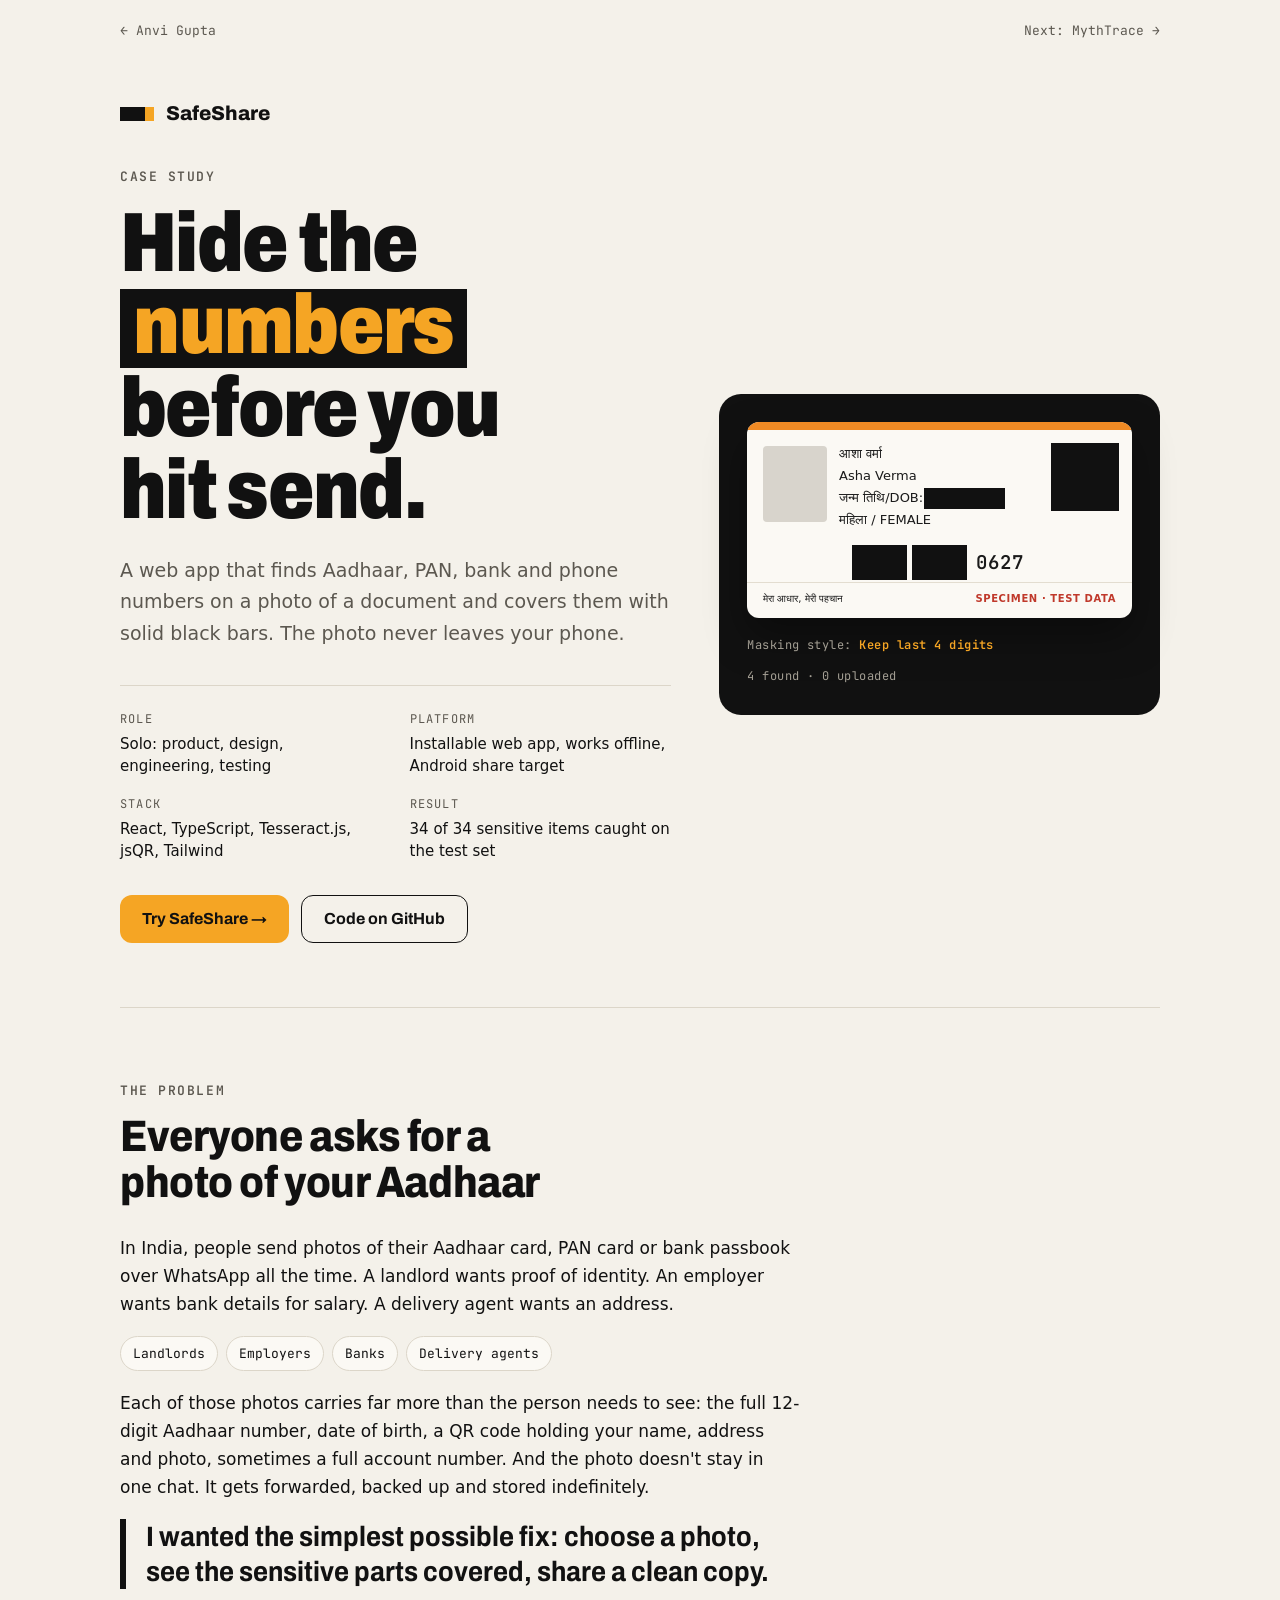
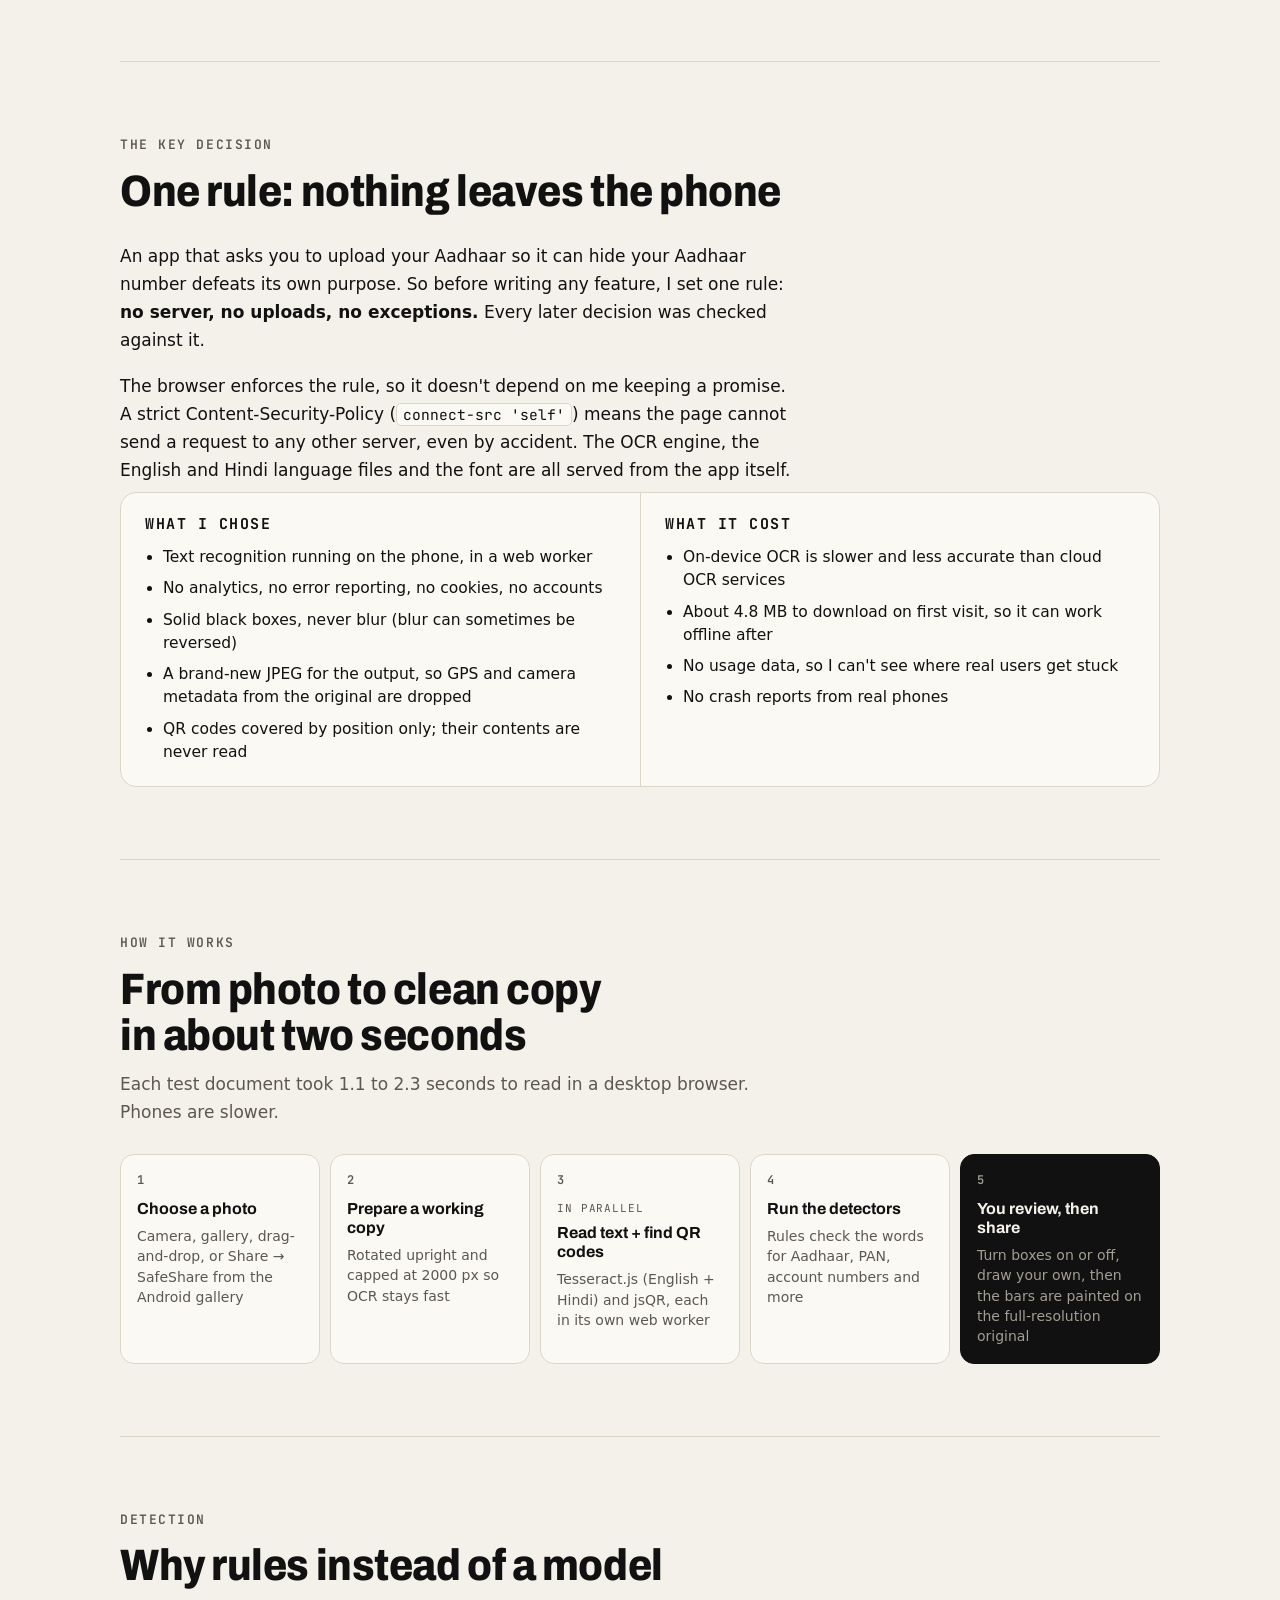
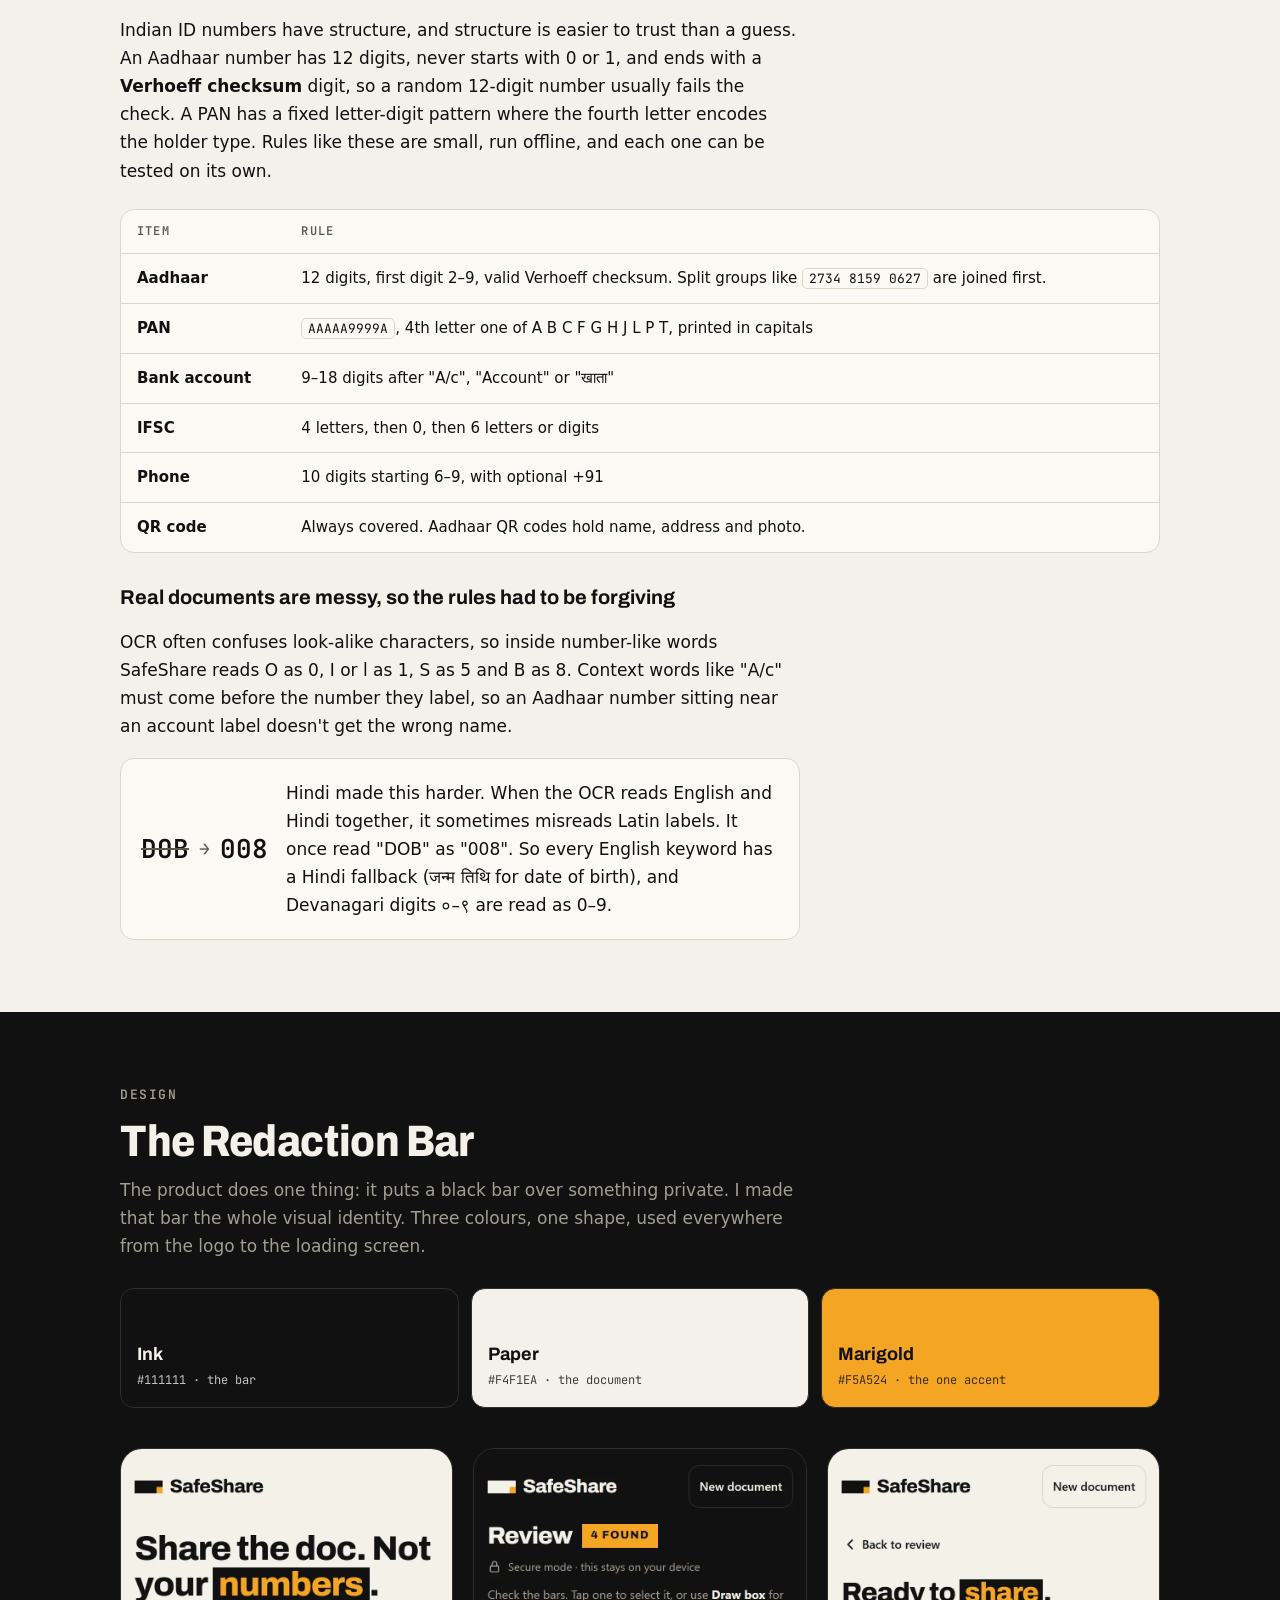
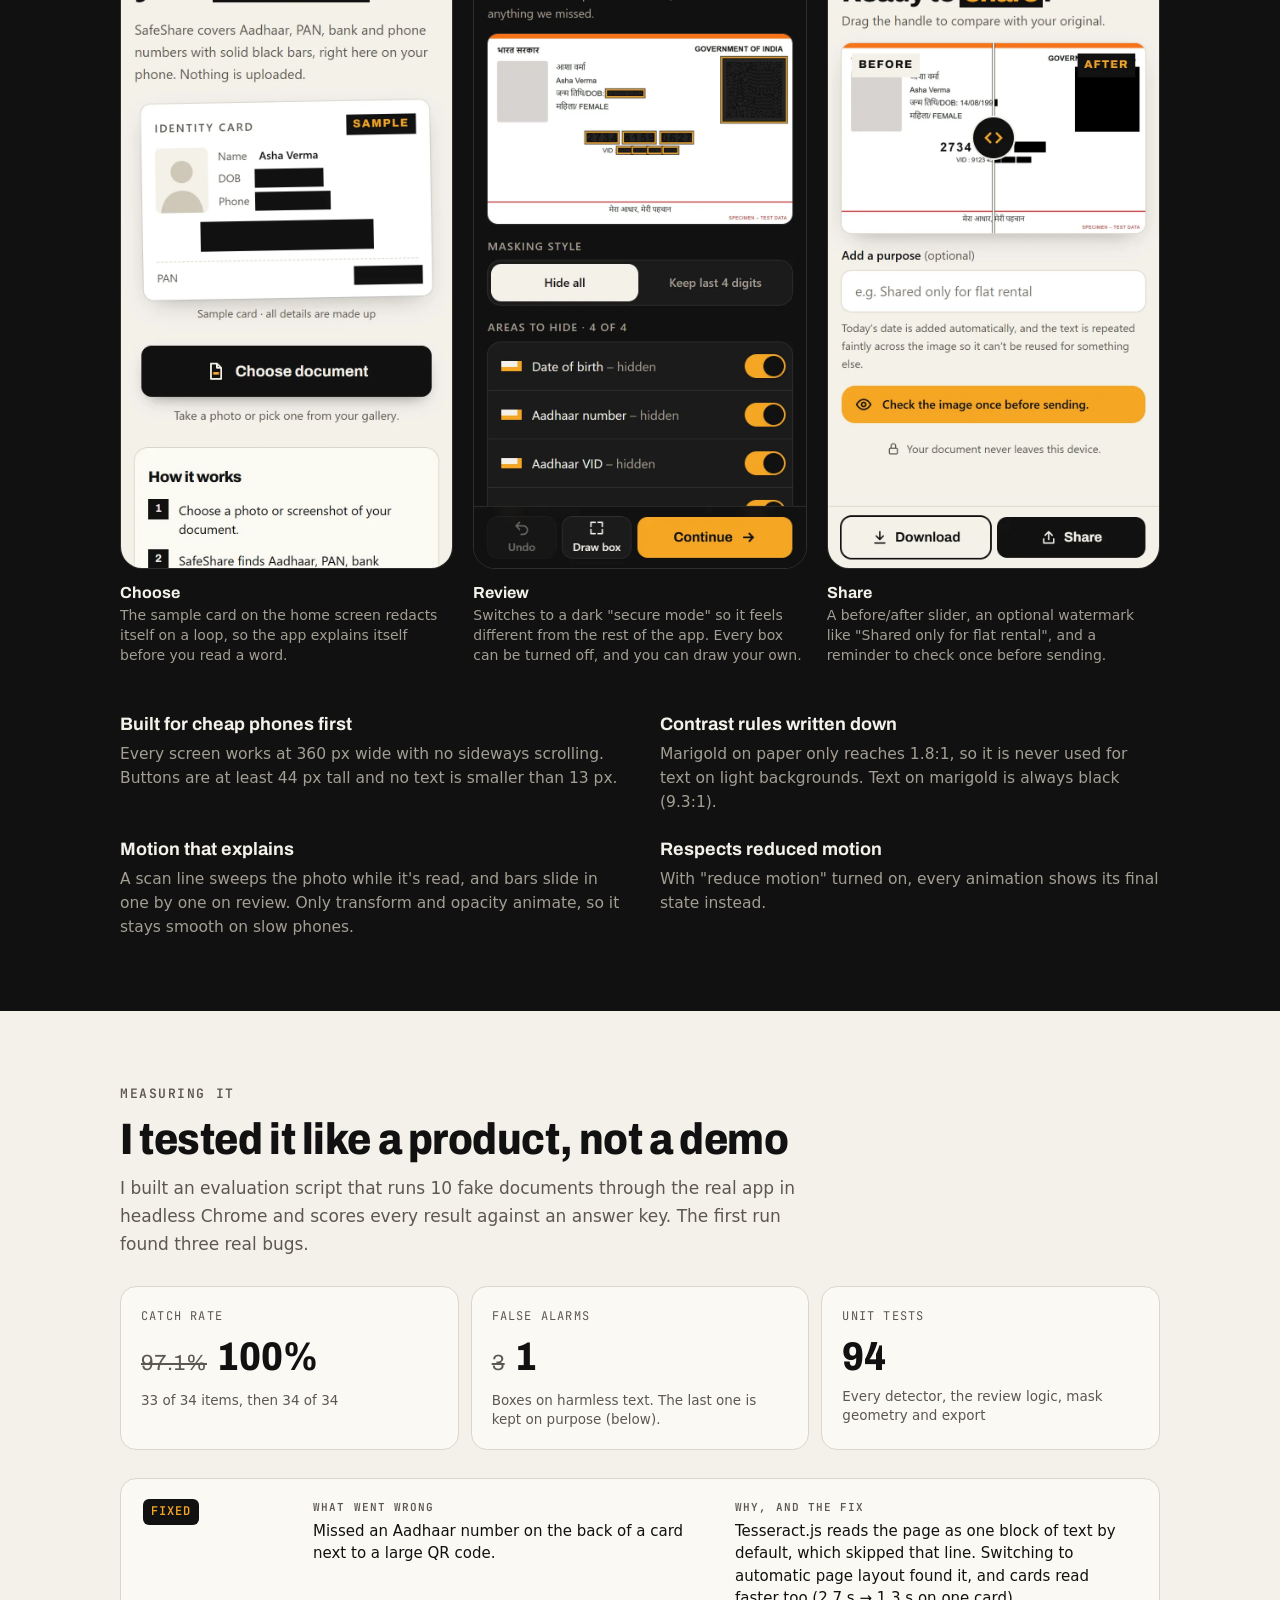
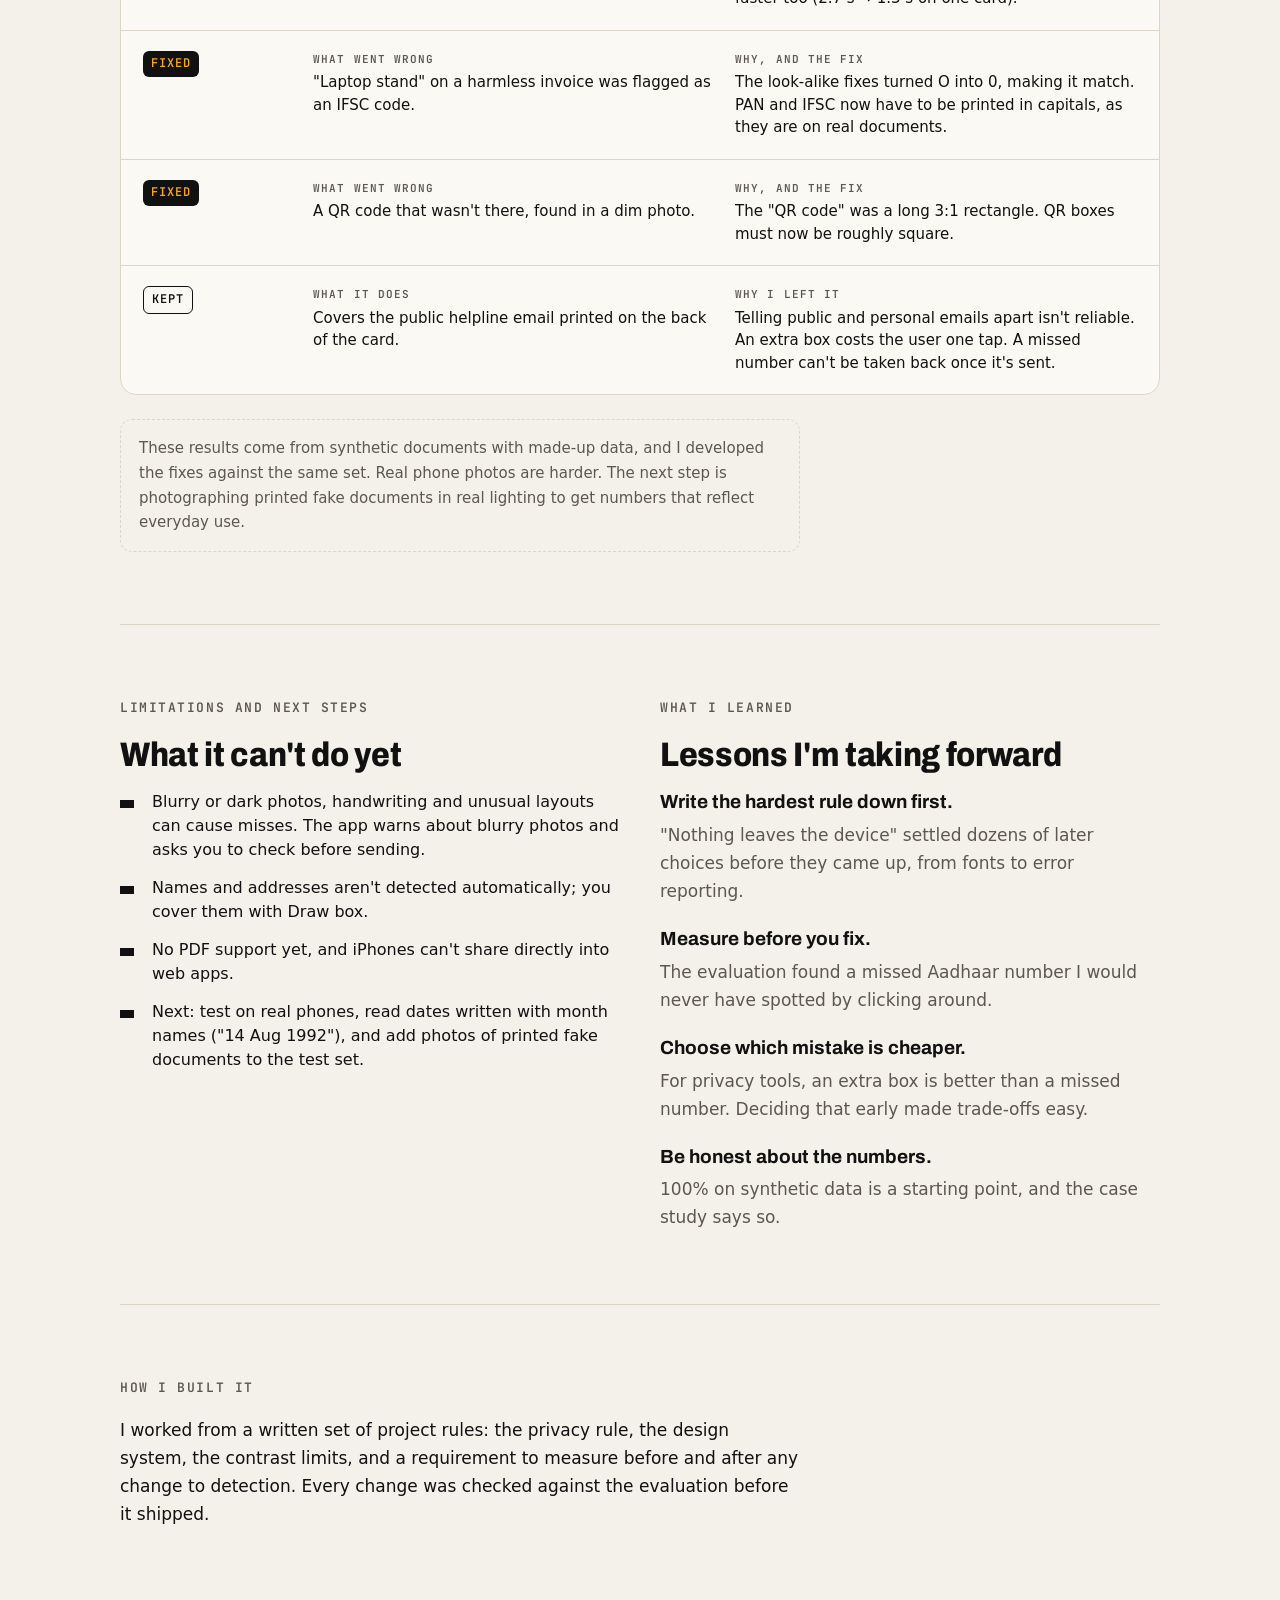
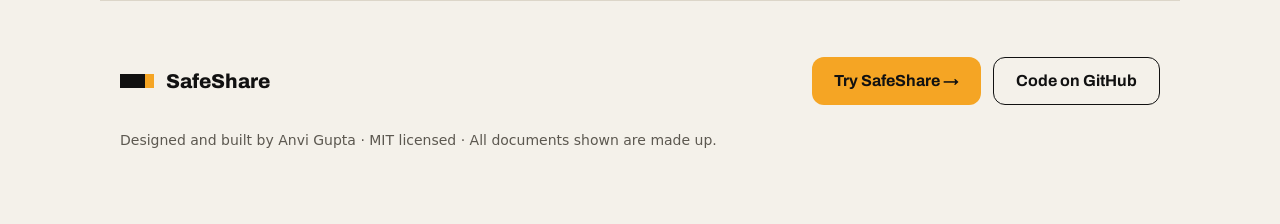
<file: safeshare.html>
<!doctype html>
<html lang="en">
<head>
<meta charset="utf-8">
<meta name="viewport" content="width=device-width, initial-scale=1, viewport-fit=cover">
<title>SafeShare Case Study</title>
<meta name="description" content="How I built SafeShare, a privacy-first web app that hides Aadhaar, PAN, bank and phone numbers on document photos, entirely on the phone.">
<meta property="og:title" content="SafeShare Case Study · Anvi Gupta">
<meta property="og:description" content="Hide the numbers before you hit send. A privacy-first redaction app for Indian documents.">
<meta property="og:url" content="https://anvigupta.vercel.app/safeshare.html">
<meta property="og:image" content="https://anvigupta.vercel.app/og-image.png">
<meta property="og:image:width" content="1200">
<meta property="og:image:height" content="627">
<meta property="og:image:alt" content="Anvi Gupta portfolio: a UFO among orbiting interests on a starry night sky">
<meta name="twitter:card" content="summary_large_image">
<link rel="icon" href="favicon.svg" type="image/svg+xml">
<link rel="preconnect" href="https://fonts.googleapis.com">
<link rel="preconnect" href="https://fonts.gstatic.com" crossorigin>
<link rel="stylesheet" href="https://fonts.googleapis.com/css2?family=Archivo:wdth,wght@62..125,400..900&family=JetBrains+Mono:wght@400;600&display=swap">
<style>
/* Layout: one narrow reading column on paper, with full-bleed black "secure mode" bands for the
   product moments (hero card, design, results). Same system as the app: "The Redaction Bar". */
:root {
  --bg: #f4f1ea;        /* paper */
  --surface: #fbf9f4;   /* card on paper */
  --fg: #111111;        /* ink */
  --muted: #5c5850;
  --line: #dcd6c9;
  --marigold: #f5a524;  /* fill only on paper, never text */
  --bar: #111111;       /* redaction bar */
  --bar-fg: #f5a524;    /* word set on a bar */
  --band: #111111;      /* secure-mode band */
  --band-2: #1b1b1b;
  --band-line: #2e2e2e;
  --band-fg: #f4f1ea;
  --band-muted: #a39e93;
  --accent-text: #111111; /* emphasis text colour (marigold only on dark) */

  --display: "Archivo", system-ui, -apple-system, "Segoe UI", Roboto, sans-serif;
  --body: system-ui, -apple-system, "Segoe UI", Roboto, sans-serif;
  --mono: "JetBrains Mono", ui-monospace, "SFMono-Regular", Menlo, Consolas, monospace;
}
@media (prefers-color-scheme: dark) {
  :root:not([data-theme="light"]) {
    --bg: #111111; --surface: #1b1b1b; --fg: #f4f1ea; --muted: #a39e93; --line: #2e2e2e;
    --bar: #f5a524; --bar-fg: #111111;
    --band: #0a0a0a; --band-2: #181818; --band-line: #2b2b2b; --band-fg: #f4f1ea; --band-muted: #a39e93;
    --accent-text: #f5a524; color-scheme: dark;
  }
}
:root[data-theme="dark"] {
  --bg: #111111; --surface: #1b1b1b; --fg: #f4f1ea; --muted: #a39e93; --line: #2e2e2e;
  --bar: #f5a524; --bar-fg: #111111;
  --band: #0a0a0a; --band-2: #181818; --band-line: #2b2b2b; --band-fg: #f4f1ea; --band-muted: #a39e93;
  --accent-text: #f5a524; color-scheme: dark;
}

* { box-sizing: border-box; }
body {
  margin: 0;
  background: var(--bg); color: var(--fg);
  font: 17px/1.65 var(--body);
  -webkit-font-smoothing: antialiased;
}
.wrap {
  max-width: 1080px; margin: 0 auto;
  padding-left: max(20px, env(safe-area-inset-left, 0px));
  padding-right: max(20px, env(safe-area-inset-right, 0px));
}
.col { max-width: 680px; }
a { color: inherit; text-decoration-color: var(--marigold); text-decoration-thickness: 2px; text-underline-offset: 3px; }
a:focus-visible, button:focus-visible { outline: 3px solid var(--marigold); outline-offset: 3px; border-radius: 4px; }

h1, h2, h3 { font-family: var(--display); line-height: 1.05; text-wrap: balance; margin: 0; }
h2 { font-size: clamp(30px, 5vw, 44px); font-weight: 800; font-stretch: 88%; letter-spacing: -0.01em; }
h3 { font-size: 20px; font-weight: 700; line-height: 1.25; }
p { margin: 0; }
.eyebrow {
  font-family: var(--mono); font-size: 13px; font-weight: 600; letter-spacing: 0.12em; text-transform: uppercase;
  color: var(--muted);
}
.stack { display: flex; flex-direction: column; gap: 18px; }
section.chapter { padding-block: 72px; border-top: 1px solid var(--line); }
section.chapter .head { display: flex; flex-direction: column; gap: 12px; margin-bottom: 28px; }

/* Redaction bar motif */
.redact {
  position: relative; display: inline-block; padding: 0 0.16em; color: var(--bar-fg); isolation: isolate;
}
.redact::before {
  content: ""; position: absolute; inset: 0.06em 0 -0.02em; z-index: -1; background: var(--bar);
  transform-origin: left center; animation: wipe 560ms cubic-bezier(.2,.8,.2,1) 300ms both;
}
@keyframes wipe { from { transform: scaleX(0); } }

/* ---------- Hero ---------- */
.hero { padding-block: 56px 64px; }
.hero-grid { display: grid; grid-template-columns: minmax(0, 1.25fr) minmax(0, 1fr); gap: 48px; align-items: center; }
.brand { display: flex; align-items: center; gap: 12px; font-family: var(--display); font-weight: 800; font-size: 20px; margin-bottom: 36px; }
.brand-mark { width: 34px; height: 14px; background: var(--fg); position: relative; }
.brand-mark::after { content: ""; position: absolute; right: 0; top: 0; width: 9px; height: 100%; background: var(--marigold); }
.hero h1 { font-size: clamp(44px, 8vw, 84px); font-weight: 900; font-stretch: 82%; letter-spacing: -0.02em; line-height: 0.98; }
.hero .lede { font-size: 19px; color: var(--muted); margin-top: 24px; max-width: 34em; }
.meta { display: grid; grid-template-columns: repeat(2, minmax(0, 1fr)); gap: 18px 28px; margin-top: 36px; padding-top: 24px; border-top: 1px solid var(--line); }
.meta dt { font-family: var(--mono); font-size: 12px; letter-spacing: 0.1em; text-transform: uppercase; color: var(--muted); }
.meta dd { margin: 4px 0 0; font-size: 15px; line-height: 1.45; }
.links { display: flex; flex-wrap: wrap; gap: 12px; margin-top: 32px; }
.btn {
  display: inline-flex; align-items: center; gap: 10px; min-height: 48px; padding: 0 22px;
  font-family: var(--display); font-weight: 700; font-size: 16px; text-decoration: none; border-radius: 12px;
}
.btn-primary { background: var(--marigold); color: #111111; }
.btn-ghost { border: 1.5px solid var(--fg); color: var(--fg); }

/* Specimen card that redacts itself */
.specimen-band { background: var(--band); border-radius: 22px; padding: 28px; }
.specimen {
  background: #fbf9f4; color: #1a1a1a; border-radius: 12px; overflow: hidden;
  font-family: var(--body); font-size: 13px; box-shadow: 0 18px 40px rgba(0,0,0,.35);
}
.specimen .top { height: 8px; background: #f08a24; }
.specimen .body { padding: 16px 16px 12px; display: grid; grid-template-columns: 64px minmax(0,1fr) 62px; gap: 12px; align-items: start; }
.specimen .photo { width: 64px; height: 76px; background: #d8d4cc; border-radius: 4px; }
.specimen .lines { display: flex; flex-direction: column; gap: 5px; line-height: 1.3; min-width: 0; }
.specimen .qr {
  width: 62px; height: 62px; position: relative;
  background:
    conic-gradient(#222 25%, transparent 0 50%, #222 0 75%, transparent 0) 0 0 / 12px 12px,
    #fbf9f4;
}
.specimen .num { padding: 6px 16px 4px; text-align: center; font-family: var(--mono); font-size: 19px; font-weight: 600; letter-spacing: 0.06em; }
.specimen .foot { display: flex; justify-content: space-between; padding: 8px 16px 10px; border-top: 1px solid #e3ddd0; font-size: 10px; }
.specimen .foot .spec { color: #c0392b; font-weight: 600; letter-spacing: .06em; }
.mask { position: relative; display: inline-block; }
.mask::after {
  content: ""; position: absolute; inset: -2px -3px; background: #111111;
  transform-origin: left center; animation: wipe 420ms cubic-bezier(.2,.8,.2,1) both;
}
.qr.mask::after { inset: -3px; }
.m1::after { animation-delay: 700ms; } .m2::after { animation-delay: 900ms; } .m3::after { animation-delay: 1100ms; } .m4::after { animation-delay: 1300ms; }
.specimen-caption { display: flex; justify-content: space-between; gap: 12px; flex-wrap: wrap; margin-top: 18px; color: var(--band-muted); font-family: var(--mono); font-size: 12px; letter-spacing: .04em; }
.specimen-caption b { color: var(--marigold); font-weight: 600; }

/* ---------- Problem ---------- */
.pull {
  font-family: var(--display); font-weight: 700; font-stretch: 90%; font-size: clamp(22px, 3.2vw, 28px); line-height: 1.25;
  padding-left: 20px; border-left: 6px solid var(--bar); text-wrap: balance;
}
.recipients { display: flex; flex-wrap: wrap; gap: 8px; }
.chip { font-family: var(--mono); font-size: 13px; padding: 6px 12px; border: 1px solid var(--line); border-radius: 999px; background: var(--surface); }

/* ---------- Trade-off table ---------- */
.ledger { display: grid; grid-template-columns: repeat(2, minmax(0,1fr)); gap: 0; border: 1px solid var(--line); border-radius: 16px; overflow: hidden; background: var(--surface); margin-top: 8px; }
.ledger > div { padding: 22px 24px; display: flex; flex-direction: column; gap: 12px; min-width: 0; }
.ledger > div + div { border-left: 1px solid var(--line); }
.ledger ul { margin: 0; padding-left: 18px; display: flex; flex-direction: column; gap: 8px; font-size: 15.5px; line-height: 1.5; }
.ledger h3 { font-size: 15px; font-family: var(--mono); letter-spacing: .1em; text-transform: uppercase; }
.code { font-family: var(--mono); font-size: 0.86em; padding: 1px 6px; border-radius: 5px; background: var(--surface); border: 1px solid var(--line); white-space: nowrap; }

/* ---------- Pipeline ---------- */
.pipeline { list-style: none; margin: 8px 0 0; padding: 0; display: grid; grid-template-columns: repeat(5, minmax(0, 1fr)); gap: 10px; counter-reset: step; }
.pipeline li { counter-increment: step; background: var(--surface); border: 1px solid var(--line); border-radius: 14px; padding: 16px; display: flex; flex-direction: column; gap: 8px; min-width: 0; position: relative; }
.pipeline li::before { content: counter(step); font-family: var(--mono); font-size: 12px; font-weight: 600; color: var(--muted); }
.pipeline li strong { font-family: var(--display); font-size: 16px; line-height: 1.2; }
.pipeline li span { font-size: 14px; color: var(--muted); line-height: 1.45; }
.pipeline li.dark { background: var(--band); border-color: var(--band); }
.pipeline li.dark::before, .pipeline li.dark span { color: var(--band-muted); }
.pipeline li.dark strong { color: var(--band-fg); }
.parallel { display: flex; flex-direction: column; gap: 6px; }
.parallel em { font-style: normal; font-family: var(--mono); font-size: 11px; letter-spacing: .08em; text-transform: uppercase; color: var(--muted); }

/* ---------- Rules table ---------- */
.table-wrap { overflow-x: auto; border: 1px solid var(--line); border-radius: 14px; background: var(--surface); }
table { border-collapse: collapse; width: 100%; font-size: 15px; min-width: 520px; }
th, td { text-align: left; padding: 12px 16px; vertical-align: top; border-bottom: 1px solid var(--line); }
tr:last-child td { border-bottom: 0; }
th { font-family: var(--mono); font-size: 12px; letter-spacing: .1em; text-transform: uppercase; color: var(--muted); font-weight: 600; }
td:first-child { font-weight: 600; white-space: nowrap; }
.story { display: grid; grid-template-columns: auto minmax(0,1fr); gap: 18px; align-items: center; padding: 20px; border-radius: 14px; background: var(--surface); border: 1px solid var(--line); }
.misread { font-family: var(--mono); font-size: 26px; font-weight: 600; display: flex; align-items: center; gap: 10px; white-space: nowrap; }
.misread s { text-decoration-color: var(--muted); }
.misread .arrow { color: var(--muted); font-size: 18px; }

/* ---------- Dark bands ---------- */
.band { background: var(--band); color: var(--band-fg); }
.band section.chapter { border-top: 0; }
.band .eyebrow { color: var(--band-muted); }
.band p.sub { color: var(--band-muted); }
.swatches { display: grid; grid-template-columns: repeat(3, minmax(0,1fr)); gap: 12px; }
.swatch { border-radius: 14px; padding: 16px; min-height: 120px; display: flex; flex-direction: column; justify-content: flex-end; gap: 2px; border: 1px solid var(--band-line); }
.swatch b { font-family: var(--display); font-size: 18px; }
.swatch small { font-family: var(--mono); font-size: 12px; opacity: .8; }
.sw-ink { background: #111111; color: #f4f1ea; }
.sw-paper { background: #f4f1ea; color: #111111; }
.sw-mari { background: #f5a524; color: #111111; }
.shots { display: grid; grid-template-columns: repeat(3, minmax(0,1fr)); gap: 20px; margin-top: 40px; }
.shots figure { margin: 0; display: flex; flex-direction: column; gap: 12px; min-width: 0; }
.shots img { width: 100%; height: auto; border-radius: 22px; border: 1px solid var(--band-line); display: block; aspect-ratio: 780 / 1688; background: var(--band-2); }
.shots figcaption { font-size: 14px; color: var(--band-muted); line-height: 1.45; }
.shots figcaption b { color: var(--band-fg); font-family: var(--display); font-weight: 700; display: block; font-size: 16px; }
.decisions { display: grid; grid-template-columns: repeat(2, minmax(0,1fr)); gap: 24px 40px; margin-top: 48px; }
.decisions div { display: flex; flex-direction: column; gap: 6px; min-width: 0; }
.decisions h3 { color: var(--band-fg); font-size: 18px; }
.decisions p { color: var(--band-muted); font-size: 15.5px; line-height: 1.55; }

/* ---------- Results ---------- */
.scores { display: grid; grid-template-columns: repeat(3, minmax(0,1fr)); gap: 12px; margin-top: 8px; }
.score { background: var(--surface); border: 1px solid var(--line); border-radius: 16px; padding: 20px; display: flex; flex-direction: column; gap: 10px; min-width: 0; }
.score .label { font-family: var(--mono); font-size: 12px; letter-spacing: .1em; text-transform: uppercase; color: var(--muted); }
.score .vals { display: flex; align-items: baseline; gap: 10px; flex-wrap: wrap; font-variant-numeric: tabular-nums; }
.score .from { font-family: var(--display); font-size: 22px; color: var(--muted); text-decoration: line-through; text-decoration-thickness: 2px; }
.score .to { font-family: var(--display); font-size: 40px; font-weight: 800; font-stretch: 85%; line-height: 1; }
.score .note { font-size: 13.5px; color: var(--muted); line-height: 1.4; }
.bugs { display: flex; flex-direction: column; gap: 0; border: 1px solid var(--line); border-radius: 16px; overflow: hidden; background: var(--surface); margin-top: 28px; }
.bug { display: grid; grid-template-columns: 150px minmax(0,1fr) minmax(0,1fr); gap: 20px; padding: 20px 22px; border-top: 1px solid var(--line); }
.bug:first-child { border-top: 0; }
.bug .tag { font-family: var(--mono); font-size: 12px; font-weight: 600; letter-spacing: .08em; text-transform: uppercase; align-self: start; }
.bug .tag span { display: inline-block; padding: 3px 8px; border-radius: 6px; background: var(--bar); color: var(--bar-fg); }
.bug .tag.kept span { background: transparent; color: var(--fg); border: 1.5px solid var(--fg); }
.bug p { font-size: 15px; line-height: 1.5; }
.bug p b { display: block; font-family: var(--mono); font-size: 11px; letter-spacing: .1em; text-transform: uppercase; color: var(--muted); font-weight: 600; margin-bottom: 4px; }
.caveat { margin-top: 24px; font-size: 15px; color: var(--muted); padding: 16px 18px; border: 1px dashed var(--line); border-radius: 12px; }

/* ---------- Next + learned ---------- */
.twocol { display: grid; grid-template-columns: repeat(2, minmax(0,1fr)); gap: 40px; }
.list { margin: 0; padding: 0; list-style: none; display: flex; flex-direction: column; gap: 14px; }
.list li { display: grid; grid-template-columns: 22px minmax(0,1fr); gap: 10px; font-size: 16px; line-height: 1.5; }
.list li::before { content: ""; width: 14px; height: 8px; margin-top: 0.62em; background: var(--bar); }
.lessons { counter-reset: l; display: flex; flex-direction: column; gap: 22px; margin: 0; padding: 0; list-style: none; }
.lessons li { display: flex; flex-direction: column; gap: 6px; }
.lessons strong { font-family: var(--display); font-size: 19px; line-height: 1.3; }
.lessons span { color: var(--muted); }

footer { padding-block: 56px 72px; border-top: 1px solid var(--line); }
footer .row { display: flex; justify-content: space-between; gap: 24px; flex-wrap: wrap; align-items: center; }
footer p { color: var(--muted); font-size: 14px; }

@media (max-width: 860px) {
  .hero-grid { grid-template-columns: minmax(0,1fr); gap: 40px; }
  .pipeline { grid-template-columns: repeat(2, minmax(0,1fr)); }
  .pipeline li:last-child { grid-column: 1 / -1; }
  .shots { grid-template-columns: repeat(3, minmax(0,1fr)); gap: 10px; }
  .bug { grid-template-columns: minmax(0,1fr); gap: 10px; }
  .twocol, .decisions { grid-template-columns: minmax(0,1fr); }
}
@media (max-width: 560px) {
  body { font-size: 16px; }
  .hero { padding-block: 36px 48px; }
  section.chapter { padding-block: 56px; }
  .ledger { grid-template-columns: minmax(0,1fr); }
  .ledger > div + div { border-left: 0; border-top: 1px solid var(--line); }
  .scores { grid-template-columns: minmax(0,1fr); }
  .swatches { grid-template-columns: minmax(0,1fr); }
  .swatch { min-height: 72px; }
  .shots { grid-template-columns: minmax(0,1fr); gap: 28px; max-width: 300px; margin-inline: auto; }
  .story { grid-template-columns: minmax(0,1fr); }
  .specimen-band { padding: 16px; }
  .specimen .num { font-size: 16px; }
}
@media (prefers-reduced-motion: reduce) {
  .redact::before, .mask::after { animation: none; }
}

/* Link back to the portfolio */
.crumb { display: flex; justify-content: space-between; gap: 16px; flex-wrap: wrap; padding-block: 20px 0; font-family: var(--mono); font-size: 13px; }
.crumb a { color: var(--muted); text-decoration: none; }
.crumb a:hover { color: var(--fg); }
</style>
</head>
<body>
<nav class="wrap crumb" aria-label="Site"><a href="index.html">← Anvi Gupta</a><a href="mythtrace.html">Next: MythTrace →</a></nav>
<header class="wrap hero">
  <div class="brand"><span class="brand-mark" aria-hidden="true"></span>SafeShare</div>
  <div class="hero-grid">
    <div>
      <p class="eyebrow">Case study</p>
      <h1 style="margin-top:14px">Hide the <span class="redact">numbers</span> before you hit send.</h1>
      <p class="lede">A web app that finds Aadhaar, PAN, bank and phone numbers on a photo of a document and covers them with solid black bars. The photo never leaves your phone.</p>
      <dl class="meta">
        <div><dt>Role</dt><dd>Solo: product, design, engineering, testing</dd></div>
        <div><dt>Platform</dt><dd>Installable web app, works offline, Android share target</dd></div>
        <div><dt>Stack</dt><dd>React, TypeScript, Tesseract.js, jsQR, Tailwind</dd></div>
        <div><dt>Result</dt><dd>34 of 34 sensitive items caught on the test set</dd></div>
      </dl>
      <div class="links">
        <a class="btn btn-primary" href="https://safeshare-nine.vercel.app/" target="_blank" rel="noopener">Try SafeShare →</a>
        <a class="btn btn-ghost" href="https://github.com/anvii24/safeshare" target="_blank" rel="noopener">Code on GitHub</a>
      </div>
    </div>
    <div>
      <div class="specimen-band" role="img" aria-label="A made-up sample ID card. Black bars slide over the date of birth, the first eight digits of the ID number, and the QR code. The last four digits stay visible.">
        <div class="specimen" aria-hidden="true">
          <div class="top"></div>
          <div class="body">
            <div class="photo"></div>
            <div class="lines">
              <span>आशा वर्मा</span>
              <span>Asha Verma</span>
              <span>जन्म तिथि/DOB: <span class="mask m1">14/08/1992</span></span>
              <span>महिला / FEMALE</span>
            </div>
            <div class="qr mask m4"></div>
          </div>
          <div class="num"><span class="mask m2">2734</span> <span class="mask m3">8159</span> 0627</div>
          <div class="foot"><span>मेरा आधार, मेरी पहचान</span><span class="spec">SPECIMEN · TEST DATA</span></div>
        </div>
        <div class="specimen-caption"><span>Masking style: <b>Keep last 4 digits</b></span><span>4 found · 0 uploaded</span></div>
      </div>
    </div>
  </div>
</header>

<main>
  <div class="wrap">
    <section class="chapter">
      <div class="head col">
        <p class="eyebrow">The problem</p>
        <h2>Everyone asks for a photo of your Aadhaar</h2>
      </div>
      <div class="stack col">
        <p>In India, people send photos of their Aadhaar card, PAN card or bank passbook over WhatsApp all the time. A landlord wants proof of identity. An employer wants bank details for salary. A delivery agent wants an address.</p>
        <div class="recipients" aria-label="Who asks for document photos">
          <span class="chip">Landlords</span><span class="chip">Employers</span><span class="chip">Banks</span><span class="chip">Delivery agents</span>
        </div>
        <p>Each of those photos carries far more than the person needs to see: the full 12-digit Aadhaar number, date of birth, a QR code holding your name, address and photo, sometimes a full account number. And the photo doesn't stay in one chat. It gets forwarded, backed up and stored indefinitely.</p>
        <p class="pull">I wanted the simplest possible fix: choose a photo, see the sensitive parts covered, share a clean copy.</p>
      </div>
    </section>

    <section class="chapter">
      <div class="head col">
        <p class="eyebrow">The key decision</p>
        <h2>One rule: nothing leaves the phone</h2>
      </div>
      <div class="stack col">
        <p>An app that asks you to upload your Aadhaar so it can hide your Aadhaar number defeats its own purpose. So before writing any feature, I set one rule: <strong>no server, no uploads, no exceptions.</strong> Every later decision was checked against it.</p>
        <p>The browser enforces the rule, so it doesn't depend on me keeping a promise. A strict Content-Security-Policy (<span class="code">connect-src 'self'</span>) means the page cannot send a request to any other server, even by accident. The OCR engine, the English and Hindi language files and the font are all served from the app itself.</p>
      </div>
      <div class="ledger">
        <div>
          <h3>What I chose</h3>
          <ul>
            <li>Text recognition running on the phone, in a web worker</li>
            <li>No analytics, no error reporting, no cookies, no accounts</li>
            <li>Solid black boxes, never blur (blur can sometimes be reversed)</li>
            <li>A brand-new JPEG for the output, so GPS and camera metadata from the original are dropped</li>
            <li>QR codes covered by position only; their contents are never read</li>
          </ul>
        </div>
        <div>
          <h3>What it cost</h3>
          <ul>
            <li>On-device OCR is slower and less accurate than cloud OCR services</li>
            <li>About 4.8 MB to download on first visit, so it can work offline after</li>
            <li>No usage data, so I can't see where real users get stuck</li>
            <li>No crash reports from real phones</li>
          </ul>
        </div>
      </div>
    </section>

    <section class="chapter">
      <div class="head col">
        <p class="eyebrow">How it works</p>
        <h2>From photo to clean copy in about two seconds</h2>
        <p style="color:var(--muted)">Each test document took 1.1 to 2.3 seconds to read in a desktop browser. Phones are slower.</p>
      </div>
      <ol class="pipeline">
        <li><strong>Choose a photo</strong><span>Camera, gallery, drag-and-drop, or Share → SafeShare from the Android gallery</span></li>
        <li><strong>Prepare a working copy</strong><span>Rotated upright and capped at 2000 px so OCR stays fast</span></li>
        <li>
          <div class="parallel">
            <em>In parallel</em>
            <strong>Read text + find QR codes</strong>
          </div>
          <span>Tesseract.js (English + Hindi) and jsQR, each in its own web worker</span>
        </li>
        <li><strong>Run the detectors</strong><span>Rules check the words for Aadhaar, PAN, account numbers and more</span></li>
        <li class="dark"><strong>You review, then share</strong><span>Turn boxes on or off, draw your own, then the bars are painted on the full-resolution original</span></li>
      </ol>
    </section>

    <section class="chapter">
      <div class="head col">
        <p class="eyebrow">Detection</p>
        <h2>Why rules instead of a model</h2>
      </div>
      <div class="stack col">
        <p>Indian ID numbers have structure, and structure is easier to trust than a guess. An Aadhaar number has 12 digits, never starts with 0 or 1, and ends with a <strong>Verhoeff checksum</strong> digit, so a random 12-digit number usually fails the check. A PAN has a fixed letter-digit pattern where the fourth letter encodes the holder type. Rules like these are small, run offline, and each one can be tested on its own.</p>
      </div>
      <div class="table-wrap" style="margin-top:24px">
        <table>
          <thead><tr><th>Item</th><th>Rule</th></tr></thead>
          <tbody>
            <tr><td>Aadhaar</td><td>12 digits, first digit 2–9, valid Verhoeff checksum. Split groups like <span class="code">2734 8159 0627</span> are joined first.</td></tr>
            <tr><td>PAN</td><td><span class="code">AAAAA9999A</span>, 4th letter one of A B C F G H J L P T, printed in capitals</td></tr>
            <tr><td>Bank account</td><td>9–18 digits after "A/c", "Account" or "खाता"</td></tr>
            <tr><td>IFSC</td><td>4 letters, then 0, then 6 letters or digits</td></tr>
            <tr><td>Phone</td><td>10 digits starting 6–9, with optional +91</td></tr>
            <tr><td>QR code</td><td>Always covered. Aadhaar QR codes hold name, address and photo.</td></tr>
          </tbody>
        </table>
      </div>
      <div class="stack col" style="margin-top:32px">
        <h3>Real documents are messy, so the rules had to be forgiving</h3>
        <p>OCR often confuses look-alike characters, so inside number-like words SafeShare reads O as 0, I or l as 1, S as 5 and B as 8. Context words like "A/c" must come before the number they label, so an Aadhaar number sitting near an account label doesn't get the wrong name.</p>
        <div class="story">
          <div class="misread" aria-label="DOB was read as 008"><s>DOB</s><span class="arrow">→</span><span>008</span></div>
          <p>Hindi made this harder. When the OCR reads English and Hindi together, it sometimes misreads Latin labels. It once read "DOB" as "008". So every English keyword has a Hindi fallback (जन्म तिथि for date of birth), and Devanagari digits ०–९ are read as 0–9.</p>
        </div>
      </div>
    </section>
  </div>

  <div class="band">
    <div class="wrap">
      <section class="chapter">
        <div class="head col">
          <p class="eyebrow">Design</p>
          <h2>The Redaction Bar</h2>
          <p class="sub">The product does one thing: it puts a black bar over something private. I made that bar the whole visual identity. Three colours, one shape, used everywhere from the logo to the loading screen.</p>
        </div>
        <div class="swatches">
          <div class="swatch sw-ink"><b>Ink</b><small>#111111 · the bar</small></div>
          <div class="swatch sw-paper"><b>Paper</b><small>#F4F1EA · the document</small></div>
          <div class="swatch sw-mari"><b>Marigold</b><small>#F5A524 · the one accent</small></div>
        </div>
        <div class="shots">
          <figure>
            <img src="home.webp" alt="SafeShare home screen with a sample ID card that redacts itself and a Choose document button" width="780" height="1688" loading="lazy">
            <figcaption><b>Choose</b>The sample card on the home screen redacts itself on a loop, so the app explains itself before you read a word.</figcaption>
          </figure>
          <figure>
            <img src="review.webp" alt="SafeShare review screen in dark mode showing four detected items on a test Aadhaar card, each with an on/off switch" width="780" height="1688" loading="lazy">
            <figcaption><b>Review</b>Switches to a dark "secure mode" so it feels different from the rest of the app. Every box can be turned off, and you can draw your own.</figcaption>
          </figure>
          <figure>
            <img src="share.webp" alt="SafeShare share screen with a before and after slider, a purpose watermark field and a Share button" width="780" height="1688" loading="lazy">
            <figcaption><b>Share</b>A before/after slider, an optional watermark like "Shared only for flat rental", and a reminder to check once before sending.</figcaption>
          </figure>
        </div>
        <div class="decisions">
          <div><h3>Built for cheap phones first</h3><p>Every screen works at 360 px wide with no sideways scrolling. Buttons are at least 44 px tall and no text is smaller than 13 px.</p></div>
          <div><h3>Contrast rules written down</h3><p>Marigold on paper only reaches 1.8:1, so it is never used for text on light backgrounds. Text on marigold is always black (9.3:1).</p></div>
          <div><h3>Motion that explains</h3><p>A scan line sweeps the photo while it's read, and bars slide in one by one on review. Only transform and opacity animate, so it stays smooth on slow phones.</p></div>
          <div><h3>Respects reduced motion</h3><p>With "reduce motion" turned on, every animation shows its final state instead.</p></div>
        </div>
      </section>
    </div>
  </div>

  <div class="wrap">
    <section class="chapter" style="border-top:0">
      <div class="head col">
        <p class="eyebrow">Measuring it</p>
        <h2>I tested it like a product, not a demo</h2>
        <p style="color:var(--muted)">I built an evaluation script that runs 10 fake documents through the real app in headless Chrome and scores every result against an answer key. The first run found three real bugs.</p>
      </div>
      <div class="scores">
        <div class="score">
          <span class="label">Catch rate</span>
          <div class="vals"><span class="from">97.1%</span><span class="to">100%</span></div>
          <span class="note">33 of 34 items, then 34 of 34</span>
        </div>
        <div class="score">
          <span class="label">False alarms</span>
          <div class="vals"><span class="from">3</span><span class="to">1</span></div>
          <span class="note">Boxes on harmless text. The last one is kept on purpose (below).</span>
        </div>
        <div class="score">
          <span class="label">Unit tests</span>
          <div class="vals"><span class="to">94</span></div>
          <span class="note">Every detector, the review logic, mask geometry and export</span>
        </div>
      </div>

      <div class="bugs">
        <div class="bug">
          <div class="tag"><span>Fixed</span></div>
          <p><b>What went wrong</b>Missed an Aadhaar number on the back of a card next to a large QR code.</p>
          <p><b>Why, and the fix</b>Tesseract.js reads the page as one block of text by default, which skipped that line. Switching to automatic page layout found it, and cards read faster too (2.7 s → 1.3 s on one card).</p>
        </div>
        <div class="bug">
          <div class="tag"><span>Fixed</span></div>
          <p><b>What went wrong</b>"Laptop stand" on a harmless invoice was flagged as an IFSC code.</p>
          <p><b>Why, and the fix</b>The look-alike fixes turned O into 0, making it match. PAN and IFSC now have to be printed in capitals, as they are on real documents.</p>
        </div>
        <div class="bug">
          <div class="tag"><span>Fixed</span></div>
          <p><b>What went wrong</b>A QR code that wasn't there, found in a dim photo.</p>
          <p><b>Why, and the fix</b>The "QR code" was a long 3:1 rectangle. QR boxes must now be roughly square.</p>
        </div>
        <div class="bug">
          <div class="tag kept"><span>Kept</span></div>
          <p><b>What it does</b>Covers the public helpline email printed on the back of the card.</p>
          <p><b>Why I left it</b>Telling public and personal emails apart isn't reliable. An extra box costs the user one tap. A missed number can't be taken back once it's sent.</p>
        </div>
      </div>
      <p class="caveat col">These results come from synthetic documents with made-up data, and I developed the fixes against the same set. Real phone photos are harder. The next step is photographing printed fake documents in real lighting to get numbers that reflect everyday use.</p>
    </section>

    <section class="chapter">
      <div class="twocol">
        <div class="stack">
          <p class="eyebrow">Limitations and next steps</p>
          <h2 style="font-size:clamp(26px,4vw,34px)">What it can't do yet</h2>
          <ul class="list">
            <li>Blurry or dark photos, handwriting and unusual layouts can cause misses. The app warns about blurry photos and asks you to check before sending.</li>
            <li>Names and addresses aren't detected automatically; you cover them with Draw box.</li>
            <li>No PDF support yet, and iPhones can't share directly into web apps.</li>
            <li>Next: test on real phones, read dates written with month names ("14 Aug 1992"), and add photos of printed fake documents to the test set.</li>
          </ul>
        </div>
        <div class="stack">
          <p class="eyebrow">What I learned</p>
          <h2 style="font-size:clamp(26px,4vw,34px)">Lessons I'm taking forward</h2>
          <ol class="lessons">
            <li><strong>Write the hardest rule down first.</strong><span>"Nothing leaves the device" settled dozens of later choices before they came up, from fonts to error reporting.</span></li>
            <li><strong>Measure before you fix.</strong><span>The evaluation found a missed Aadhaar number I would never have spotted by clicking around.</span></li>
            <li><strong>Choose which mistake is cheaper.</strong><span>For privacy tools, an extra box is better than a missed number. Deciding that early made trade-offs easy.</span></li>
            <li><strong>Be honest about the numbers.</strong><span>100% on synthetic data is a starting point, and the case study says so.</span></li>
          </ol>
        </div>
      </div>
    </section>

    <section class="chapter">
      <div class="stack col">
        <p class="eyebrow">How I built it</p>
        <p>I worked from a written set of project rules: the privacy rule, the design system, the contrast limits, and a requirement to measure before and after any change to detection. Every change was checked against the evaluation before it shipped.</p>
      </div>
    </section>
  </div>
</main>

<footer class="wrap">
  <div class="row">
    <div class="brand" style="margin:0"><span class="brand-mark" aria-hidden="true"></span>SafeShare</div>
    <div class="links" style="margin:0">
      <a class="btn btn-primary" href="https://safeshare-nine.vercel.app/" target="_blank" rel="noopener">Try SafeShare →</a>
      <a class="btn btn-ghost" href="https://github.com/anvii24/safeshare" target="_blank" rel="noopener">Code on GitHub</a>
    </div>
  </div>
  <p style="margin-top:24px">Designed and built by Anvi Gupta · MIT licensed · All documents shown are made up.</p>
</footer>

</body>
</html>
</file>
<file: styles.css>
/*
  Anvi Gupta — portfolio, "Night Side"
  A deliberately single-theme dark design: deep space, a slow starfield, elegant serif headlines.
  Layout: one column (max 1120px). Work is an album: Side A (polaroid + notes), Side B (tracklist),
  Credits (experience), Liner notes (about). Interests orbit the name in the hero.
*/
:root {
  color-scheme: dark;
  --bg: #07080f;            /* deep space */
  --bg-2: #0c0e1c;
  --surface: rgba(255, 255, 255, 0.035);
  --surface-2: rgba(255, 255, 255, 0.06);
  --line: rgba(236, 235, 245, 0.12);
  --line-2: rgba(236, 235, 245, 0.22);
  --fg: #ecebf5;
  --muted: #a3a4bd;
  --faint: #6f7090;
  --glow: #c9b8ff;          /* starlight lavender */
  --rose: #f2b8d4;
  --gold: #f3d48b;
  --on-glow: #0b0a16;
  --paper: #f6f3ec;          /* polaroid frame */
  --paper-ink: #2a2633;
  --chart-a: #8ea2ff;
  --chart-b: #ff9d6c;

  --serif: "Instrument Serif", "Cormorant Garamond", Georgia, serif;
  --sans: "Hanken Grotesk", "Segoe UI", system-ui, -apple-system, sans-serif;
  --mono: "Space Mono", ui-monospace, "SFMono-Regular", Menlo, Consolas, monospace;
  --hand: "Caveat", "Segoe Print", cursive;
}

*, *::before, *::after { box-sizing: border-box; }
html { -webkit-text-size-adjust: 100%; scroll-behavior: smooth; background: var(--bg); }
body {
  margin: 0;
  background:
    radial-gradient(1200px 600px at 85% -10%, rgba(201, 184, 255, 0.10), transparent 60%),
    radial-gradient(900px 500px at -10% 30%, rgba(242, 184, 212, 0.06), transparent 60%),
    var(--bg);
  color: var(--fg);
  font-family: var(--sans);
  font-size: 1.0625rem;
  line-height: 1.65;
  -webkit-font-smoothing: antialiased;
  padding-bottom: calc(96px + env(safe-area-inset-bottom, 0px)); /* room for the player */
}
#stars { position: fixed; inset: 0; width: 100%; height: 100%; z-index: 0; pointer-events: none; }
.page { position: relative; z-index: 1; }
img { max-width: 100%; height: auto; display: block; }
a { color: var(--glow); text-underline-offset: 3px; }
a:focus-visible, button:focus-visible { outline: 2px solid var(--glow); outline-offset: 3px; border-radius: 6px; }
p { margin: 0; }
h1, h2, h3 { margin: 0; font-weight: 400; text-wrap: balance; }
h1, h2 { font-family: var(--serif); line-height: 1; letter-spacing: -0.01em; }
h3 { font-family: var(--sans); font-weight: 600; line-height: 1.2; }
::selection { background: rgba(201, 184, 255, 0.35); }

.wrap {
  max-width: 1120px;
  margin: 0 auto;
  padding-left: max(20px, env(safe-area-inset-left, 0px));
  padding-right: max(20px, env(safe-area-inset-right, 0px));
}
.eyebrow, .hand {
  font-family: var(--mono);
  font-size: 0.75rem;
  letter-spacing: 0.16em;
  text-transform: uppercase;
  color: var(--glow);
}
.label { font-family: var(--mono); font-size: 0.72rem; letter-spacing: 0.12em; text-transform: uppercase; color: var(--muted); }

/* ---------- Top bar ---------- */
.topbar { padding-block: 22px; }
.topbar .wrap { display: flex; justify-content: space-between; align-items: center; gap: 12px; flex-wrap: wrap; }
.wordmark { color: var(--fg); text-decoration: none; display: inline-flex; align-items: center; gap: 10px; font-family: var(--serif); font-size: 1.45rem; }
.wordmark .dot {
  width: 12px; height: 12px; border-radius: 50%; font-size: 0; color: transparent;
  background: radial-gradient(circle at 35% 35%, #fff, var(--glow) 55%, #6e5bd6);
  box-shadow: 0 0 14px rgba(201, 184, 255, 0.8);
}
.nav { display: flex; gap: 4px; flex-wrap: wrap; }
.nav a { color: var(--muted); text-decoration: none; font-size: 0.92rem; padding: 6px 12px; border-radius: 999px; }
.nav a:hover { color: var(--fg); background: var(--surface-2); }

/* ---------- Hero ---------- */
.hero { overflow-x: clip; padding-block: clamp(24px, 6vw, 64px) clamp(48px, 7vw, 96px); }
.hero-grid { display: grid; grid-template-columns: minmax(0, 0.9fr) minmax(0, 1.1fr); gap: clamp(24px, 4vw, 48px); align-items: center; }
.hero h1 { margin-top: 18px; font-size: clamp(3.6rem, 10vw, 7.4rem); line-height: 0.9; }
.hero h1 em { font-style: italic; color: var(--glow); text-shadow: 0 0 40px rgba(201, 184, 255, 0.45); }
.hero .intro { margin-top: 26px; font-size: clamp(1.1rem, 2vw, 1.3rem); line-height: 1.6; color: var(--muted); max-width: 30em; }
.hero .intro strong { color: var(--fg); font-weight: 600; }
.cta { margin-top: 30px; display: flex; gap: 12px; flex-wrap: wrap; }

/* ---------- Buttons ---------- */
.btn {
  display: inline-flex; align-items: center; gap: 8px; min-height: 46px; padding: 0 22px;
  font: 600 0.98rem var(--sans); text-decoration: none; border-radius: 999px;
  border: 1px solid var(--line-2); color: var(--fg); background: var(--surface);
  backdrop-filter: blur(8px); -webkit-backdrop-filter: blur(8px);
  transition: border-color .2s ease, box-shadow .2s ease, background .2s ease;
  cursor: pointer;
}
.btn:hover { border-color: var(--glow); box-shadow: 0 0 24px rgba(201, 184, 255, 0.25); }
.btn.primary { background: var(--glow); color: var(--on-glow); border-color: var(--glow); }
.btn.primary:hover { box-shadow: 0 0 32px rgba(201, 184, 255, 0.55); }

/* ---------- Orbit of interests ---------- */
.orbit-wrap { display: flex; flex-direction: column; align-items: center; gap: 14px; min-width: 0; }
.orbit { position: relative; width: min(100%, 560px); aspect-ratio: 1; max-width: 100%; }
.sun {
  position: absolute; left: 50%; top: 50%; width: 92px; height: 92px; transform: translate(-50%, -50%);
  border-radius: 50%; display: grid; place-items: center; text-align: center;
  background: radial-gradient(circle at 35% 30%, #ffffff, #e6dcff 30%, var(--glow) 60%, #6e5bd6 100%);
  box-shadow: 0 0 60px rgba(201, 184, 255, 0.55), 0 0 140px rgba(201, 184, 255, 0.25);
  color: var(--on-glow); font-family: var(--serif); font-size: 1.6rem; font-style: italic;
}
.ring {
  position: absolute; left: 50%; top: 50%; border-radius: 50%;
  border: 1px solid var(--line);
  transform: translate(-50%, -50%);
}
.ring.r1, .orbiter.o1 { width: 38%; height: 38%; }
.ring.r2, .orbiter.o2 { width: 60%; height: 60%; }
.ring.r3, .orbiter.o3 { width: 80%; height: 80%; }
.ring.r4, .orbiter.o4 { width: 100%; height: 100%; }
.ring.r4 { border-style: dashed; }
.arm { position: absolute; inset: 0; transform: rotate(var(--a)); pointer-events: none; }
.planet {
  position: absolute; left: 50%; top: 0;
  transform: translate(-50%, -50%) rotate(calc(-1 * var(--a)));
  animation: float 6s ease-in-out infinite; animation-delay: var(--d, 0s);
  white-space: nowrap; pointer-events: auto;
  padding: 6px 12px; border-radius: 999px;
  font-size: 0.86rem; font-weight: 600;
  background: rgba(12, 14, 28, 0.85); border: 1px solid var(--line-2); color: var(--fg);
  backdrop-filter: blur(6px); -webkit-backdrop-filter: blur(6px);
  display: inline-flex; align-items: center; gap: 7px;
  transition: border-color .2s ease, box-shadow .2s ease;
}
.planet:hover { border-color: var(--c, var(--glow)); box-shadow: 0 0 18px color-mix(in srgb, var(--c, var(--glow)) 45%, transparent); }
.ring.r4 .planet { font-size: 0.8rem; padding: 5px 11px; }
.planet::before { content: ""; width: 7px; height: 7px; border-radius: 50%; background: var(--c, var(--glow)); box-shadow: 0 0 10px var(--c, var(--glow)); }
@keyframes float { 0%, 100% { translate: 0 0; } 50% { translate: 0 -4px; } }
/* Small moons travelling around each orbit */
.orbiter { position: absolute; left: 50%; top: 50%; border-radius: 50%; transform: translate(-50%, -50%) rotate(0deg); animation: spin var(--dur) linear infinite; pointer-events: none; }
.orbiter::before { content: ""; position: absolute; left: 50%; top: 0; width: 6px; height: 6px; margin: -3px 0 0 -3px; border-radius: 50%; background: var(--mc, var(--glow)); box-shadow: 0 0 10px 2px var(--mc, var(--glow)); }
.orbiter.o1 { --dur: 26s; }
.orbiter.o2 { --dur: 44s; animation-direction: reverse; }
.orbiter.o3 { --dur: 62s; --mc: var(--rose); }
.orbiter.o4 { --dur: 90s; --mc: var(--gold); animation-direction: reverse; }
@keyframes spin { to { transform: translate(-50%, -50%) rotate(360deg); } }
.orbit-legend { display: flex; gap: 18px; flex-wrap: wrap; justify-content: center; font-family: var(--mono); font-size: 0.72rem; letter-spacing: 0.1em; text-transform: uppercase; color: var(--muted); }
.orbit-legend i { display: inline-block; width: 7px; height: 7px; border-radius: 50%; margin-right: 7px; vertical-align: 1px; }
.c-work { background: var(--glow); box-shadow: 0 0 8px var(--glow); }
.c-life { background: var(--rose); box-shadow: 0 0 8px var(--rose); }

/* Phone version of the interests: a simple star list */
.constellation { display: none; flex-direction: column; gap: 14px; }
.constellation .group { display: flex; flex-direction: column; gap: 8px; }
.constellation ul { list-style: none; margin: 0; padding: 0; display: flex; flex-wrap: wrap; gap: 8px; }
.constellation li { padding: 6px 12px; border-radius: 999px; border: 1px solid var(--line-2); background: var(--surface); font-size: 0.92rem; font-weight: 600; display: inline-flex; align-items: center; gap: 7px; }
.constellation li::before { content: ""; width: 6px; height: 6px; border-radius: 50%; background: var(--c, var(--glow)); box-shadow: 0 0 8px var(--c, var(--glow)); }

/* ---------- Sections ---------- */
.section { padding-block: clamp(56px, 8vw, 104px); }
.section-head { display: flex; flex-direction: column; gap: 10px; margin-bottom: clamp(32px, 5vw, 56px); }
.section-head h2 { font-size: clamp(2.6rem, 6vw, 4.2rem); }
.section-head h2 em { font-style: italic; color: var(--glow); }
.section-body > .content { min-width: 0; }

/* ---------- Side A: polaroid projects ---------- */
.songs { display: flex; flex-direction: column; gap: clamp(56px, 8vw, 96px); }
.song { display: grid; grid-template-columns: minmax(0, 0.85fr) minmax(0, 1.15fr); gap: clamp(28px, 5vw, 64px); align-items: center; }
.song:nth-child(even) .polaroid-col { order: 2; }
.polaroid-col { display: flex; justify-content: center; min-width: 0; }
.polaroid {
  position: relative; width: min(100%, 360px);
  background: var(--paper); padding: 14px 14px 0; border-radius: 3px;
  box-shadow: 0 30px 60px rgba(0, 0, 0, 0.55), 0 0 0 1px rgba(0, 0, 0, 0.2);
  transform: rotate(var(--tilt, -2.5deg));
  transition: transform .5s cubic-bezier(.2, .8, .2, 1);
}
.song:nth-child(even) .polaroid { --tilt: 2.5deg; }
.polaroid:hover { transform: rotate(0deg) translateY(-4px); }
.polaroid::before {
  content: ""; position: absolute; top: -12px; left: 50%; width: 96px; height: 26px; transform: translateX(-50%) rotate(-3deg);
  background: rgba(243, 212, 139, 0.55); border-left: 1px dashed rgba(0,0,0,.08); border-right: 1px dashed rgba(0,0,0,.08);
}
.photo { aspect-ratio: 4 / 4.4; overflow: hidden; background: #111324; display: flex; align-items: center; justify-content: center; position: relative; }
.photo img { width: 100%; height: 100%; object-fit: cover; object-position: top; }
.photo.night { background: radial-gradient(circle at 50% 30%, #1d1f3a, #0b0c18); padding: 18px; }
.caption { font-family: var(--hand); font-size: 1.55rem; line-height: 1; color: var(--paper-ink); text-align: center; padding: 16px 8px 18px; }

.notes { display: flex; flex-direction: column; gap: 16px; min-width: 0; }
.notes .no { font-family: var(--mono); font-size: 0.8rem; color: var(--glow); letter-spacing: 0.14em; }
.notes h3 { font-family: var(--serif); font-weight: 400; font-size: clamp(2.6rem, 5vw, 3.6rem); line-height: 1; }
.notes .meta { display: flex; gap: 8px; flex-wrap: wrap; }
.pill { font-family: var(--mono); font-size: 0.7rem; letter-spacing: 0.1em; text-transform: uppercase; padding: 4px 10px; border-radius: 999px; border: 1px solid var(--line-2); color: var(--muted); }
.pill.live { color: #9ff0c4; border-color: rgba(159, 240, 196, 0.4); }
.pill.live::before { content: "● "; }
.notes .pitch { font-size: 1.1rem; line-height: 1.65; color: var(--fg); }
.result { display: flex; gap: 14px; align-items: baseline; flex-wrap: wrap; padding: 14px 0; border-top: 1px solid var(--line); border-bottom: 1px solid var(--line); }
.result .num { font-family: var(--serif); font-size: 2.4rem; line-height: 1; color: var(--gold); font-variant-numeric: tabular-nums; }
.result span:last-child { color: var(--muted); font-size: 0.98rem; flex: 1 1 14em; line-height: 1.5; }
.tags { display: flex; flex-wrap: wrap; gap: 6px 14px; padding: 0; margin: 0; }
.tags li { list-style: none; font-family: var(--mono); font-size: 0.78rem; color: var(--faint); }
.tags li::before { content: "/ "; color: var(--line-2); }
.actions { display: flex; gap: 10px; flex-wrap: wrap; padding-top: 4px; }

/* Visuals inside polaroids */
.minichart { width: 100%; display: flex; flex-direction: column; gap: 14px; color: var(--fg); }
.minichart .label { color: var(--muted); }
.mrow { display: grid; grid-template-columns: 82px minmax(0, 1fr) 40px; gap: 10px; align-items: center; font-family: var(--mono); font-size: 0.74rem; }
.mrow b { font-weight: 400; text-align: right; font-variant-numeric: tabular-nums; }
.mrow .track { height: 10px; background: rgba(255,255,255,.08); border-radius: 999px; position: relative; overflow: hidden; display: block; }
.mrow .fill { position: absolute; inset: 0 auto 0 0; border-radius: 999px; }
.mrow .fill.a { background: var(--chart-a); box-shadow: 0 0 12px var(--chart-a); }
.mrow .fill.b { background: var(--chart-b); box-shadow: 0 0 12px var(--chart-b); }
.mrow .full { width: 100%; } .mrow .part { width: 31.25%; }
.mnote { font-size: 0.85rem; color: var(--muted); line-height: 1.45; }
.mini-big { font-family: var(--serif); font-size: 4.2rem; line-height: 1; color: var(--gold); text-shadow: 0 0 30px rgba(243, 212, 139, 0.35); }

.mood { width: 100%; display: flex; flex-direction: column; gap: 14px; }
.mood-chips { display: flex; flex-wrap: wrap; gap: 6px; }
.mood-chips span { padding: 4px 11px; border-radius: 999px; border: 1px solid var(--line-2); font-size: 0.8rem; color: var(--muted); }
.mood-chips span.on { background: var(--rose); color: #2a1020; border-color: var(--rose); box-shadow: 0 0 16px rgba(242, 184, 212, .5); }
.vinyl {
  width: 62%; aspect-ratio: 1; align-self: center; border-radius: 50%; position: relative;
  background:
    radial-gradient(circle, var(--rose) 0 15%, #141420 15.5% 17%, transparent 17.5%),
    repeating-radial-gradient(circle, #151522 0 2px, #1d1d2c 2px 4px);
  box-shadow: 0 0 0 1px rgba(255,255,255,.06), 0 10px 30px rgba(0,0,0,.5);
  animation: record 6s linear infinite;
}
.vinyl::after { content: ""; position: absolute; inset: 0; border-radius: 50%; background: conic-gradient(from 30deg, transparent 0 20%, rgba(255,255,255,.08) 25%, transparent 30% 70%, rgba(255,255,255,.06) 75%, transparent 80%); }
@keyframes record { to { transform: rotate(360deg); } }
.mood .pair { display: flex; justify-content: space-between; font-family: var(--mono); font-size: 0.7rem; letter-spacing: .1em; text-transform: uppercase; color: var(--muted); }

/* ---------- Side B: tracklist ---------- */
.tracklist { list-style: none; margin: 0; padding: 0; border-top: 1px solid var(--line); }
.tracklist li { display: grid; grid-template-columns: 56px minmax(0, 1fr) minmax(0, auto); gap: 18px; align-items: baseline; padding: 20px 4px; border-bottom: 1px solid var(--line); transition: background .2s ease; }
.tracklist li:hover { background: var(--surface); }
.tracklist .n { font-family: var(--mono); font-size: 0.8rem; color: var(--glow); }
.tracklist h3 { font-size: 1.15rem; }
.tracklist p { color: var(--muted); font-size: 0.98rem; margin-top: 4px; line-height: 1.5; }
.tracklist .tech { font-family: var(--mono); font-size: 0.75rem; color: var(--faint); text-align: right; white-space: nowrap; }

/* ---------- Credits ---------- */
.credits { display: grid; grid-template-columns: minmax(0, 1.4fr) minmax(0, 1fr); gap: clamp(24px, 4vw, 48px); align-items: start; }
.timeline { display: flex; flex-direction: column; }
.role { padding: 22px 0; border-top: 1px solid var(--line); display: flex; flex-direction: column; gap: 4px; }
.role:first-child { border-top: 0; padding-top: 0; }
.role .when { font-family: var(--mono); font-size: 0.75rem; letter-spacing: 0.1em; color: var(--glow); font-variant-numeric: tabular-nums; }
.role h3 { font-size: 1.25rem; margin-top: 4px; }
.role .org { color: var(--muted); }
.role ul { margin: 10px 0 0; padding-left: 18px; display: flex; flex-direction: column; gap: 6px; color: var(--muted); }
.role ul li::marker { color: var(--glow); }
.badge { align-self: flex-start; margin-top: 10px; font-family: var(--mono); font-size: 0.75rem; padding: 4px 12px; border-radius: 999px; color: var(--gold); border: 1px solid rgba(243, 212, 139, 0.4); background: rgba(243, 212, 139, 0.06); }
.panel { background: var(--surface); border: 1px solid var(--line); border-radius: 22px; padding: clamp(20px, 3vw, 30px); backdrop-filter: blur(10px); -webkit-backdrop-filter: blur(10px); min-width: 0; }
.subhead { font-family: var(--mono); font-size: 0.75rem; letter-spacing: 0.16em; text-transform: uppercase; color: var(--muted); margin-bottom: 18px; }

/* ---------- Liner notes ---------- */
.about { display: grid; grid-template-columns: minmax(0, 1.3fr) minmax(0, 1fr); gap: clamp(24px, 4vw, 56px); align-items: start; }
.about .prose { display: flex; flex-direction: column; gap: 18px; font-size: 1.15rem; line-height: 1.75; }
.about .prose p:first-child::first-letter { font-family: var(--serif); font-size: 3.6em; float: left; line-height: 0.8; margin: 0.08em 0.1em 0 0; color: var(--glow); }
.facts { margin: 0; display: flex; flex-direction: column; }
.facts div { padding: 14px 0; border-bottom: 1px solid var(--line); display: grid; grid-template-columns: 100px minmax(0, 1fr); gap: 12px; }
.facts div:first-child { padding-top: 0; }
.facts dt { font-family: var(--mono); font-size: 0.7rem; letter-spacing: 0.12em; text-transform: uppercase; color: var(--muted); padding-top: 4px; }
.facts dd { margin: 0; line-height: 1.5; }

/* ---------- Contact ---------- */
.contact { text-align: center; display: flex; flex-direction: column; align-items: center; gap: 18px; }
.contact h2 { font-size: clamp(3rem, 9vw, 6.4rem); }
.contact h2 em { font-style: italic; color: var(--glow); text-shadow: 0 0 40px rgba(201, 184, 255, 0.45); }
.contact .lede { color: var(--muted); font-size: 1.15rem; max-width: 30em; }
.channels { margin-top: 14px; display: grid; grid-template-columns: repeat(4, minmax(0, 1fr)); gap: 12px; width: 100%; max-width: 1040px; }
.channel { background: var(--surface); border: 1px solid var(--line); border-radius: 18px; padding: 18px; display: flex; flex-direction: column; gap: 10px; align-items: flex-start; text-align: left; min-width: 0; transition: border-color .2s ease; }
.channel:hover { border-color: var(--line-2); }
.channel .value { overflow-wrap: anywhere; font-weight: 600; }
.channel .row { display: flex; gap: 8px; flex-wrap: wrap; }
.copy { font: 600 0.85rem var(--sans); min-height: 36px; padding: 0 14px; border-radius: 999px; border: 1px solid var(--line-2); background: transparent; color: var(--fg); cursor: pointer; display: inline-flex; align-items: center; text-decoration: none; }
.copy:hover { border-color: var(--glow); color: var(--glow); }

footer.site { padding-block: 24px 32px; }
footer.site .wrap { display: flex; justify-content: space-between; gap: 16px; flex-wrap: wrap; font-family: var(--mono); font-size: 0.75rem; color: var(--faint); }
footer.site a { color: var(--muted); }

/* ---------- Now playing bar ---------- */
.player {
  position: fixed; z-index: 20;
  left: 50%; transform: translateX(-50%);
  bottom: calc(14px + env(safe-area-inset-bottom, 0px));
  width: min(560px, calc(100% - 24px));
  display: grid; grid-template-columns: auto minmax(0, 1fr) auto; gap: 12px; align-items: center;
  padding: 10px 12px 10px 10px; border-radius: 18px;
  background: rgba(12, 13, 26, 0.78); border: 1px solid var(--line-2);
  backdrop-filter: blur(16px); -webkit-backdrop-filter: blur(16px);
  box-shadow: 0 20px 50px rgba(0, 0, 0, 0.5);
}
.player .disc {
  width: 42px; height: 42px; border-radius: 50%;
  background: radial-gradient(circle, var(--glow) 0 18%, #0d0d18 19% 22%, transparent 23%), repeating-radial-gradient(circle, #16162a 0 2px, #202036 2px 4px);
  animation: record 4s linear infinite; animation-play-state: paused;
}
.player.playing .disc { animation-play-state: running; }
.player .info { min-width: 0; display: flex; flex-direction: column; gap: 4px; }
.player .now { font-family: var(--mono); font-size: 0.65rem; letter-spacing: 0.14em; text-transform: uppercase; color: var(--muted); }
.player .title { display: block; font-weight: 600; font-size: 0.95rem; white-space: nowrap; overflow: hidden; text-overflow: ellipsis; }
.player .title span { color: var(--muted); font-weight: 400; }
.player .progress { display: block; height: 3px; background: rgba(255,255,255,0.1); border-radius: 999px; overflow: hidden; }
.player .progress i { display: block; height: 100%; width: 0; background: linear-gradient(90deg, var(--glow), var(--rose)); border-radius: 999px; }
.player button {
  width: 44px; height: 44px; border-radius: 50%; border: 1px solid var(--line-2);
  background: var(--glow); color: var(--on-glow); cursor: pointer; display: grid; place-items: center;
}
.player button svg { width: 18px; height: 18px; }
.player .eqbars { display: inline-flex; gap: 2px; align-items: flex-end; height: 10px; margin-right: 6px; vertical-align: -1px; }
.player .eqbars b { width: 2px; height: 100%; background: var(--glow); transform-origin: bottom; transform: scaleY(0.3); }
.player.playing .eqbars b { animation: eq 0.9s ease-in-out infinite alternate; }
.player.playing .eqbars b:nth-child(2) { animation-delay: -.3s; }
.player.playing .eqbars b:nth-child(3) { animation-delay: -.6s; }
@keyframes eq { from { transform: scaleY(0.25); } to { transform: scaleY(1); } }

/* ---------- Case study pages ---------- */
.cs-hero { padding-block: clamp(24px, 6vw, 64px) 32px; }
.back { font-family: var(--mono); font-size: 0.78rem; letter-spacing: 0.08em; text-decoration: none; color: var(--muted); }
.back:hover { color: var(--fg); }
.cs-hero h1 { margin-top: 26px; font-size: clamp(2.8rem, 8vw, 5.4rem); max-width: 14ch; line-height: 0.95; }
.cs-hero .intro { margin-top: 22px; max-width: 36em; font-size: clamp(1.1rem, 2vw, 1.3rem); line-height: 1.6; color: var(--muted); }
.cs-hero .actions { margin-top: 28px; }
.cs-meta { margin: 34px 0 0; display: grid; grid-template-columns: repeat(4, minmax(0, 1fr)); gap: 20px; padding-top: 18px; border-top: 1px solid var(--line); }
.cs-meta dt { font-family: var(--mono); font-size: 0.68rem; letter-spacing: 0.12em; text-transform: uppercase; color: var(--muted); }
.cs-meta dd { margin: 6px 0 0; line-height: 1.45; }
.prose-col { max-width: 42em; display: flex; flex-direction: column; gap: 18px; font-size: 1.1rem; line-height: 1.75; }
.prose-col h3 { font-size: 1.3rem; margin-top: 10px; }
.callout { font-family: var(--serif); font-size: clamp(1.5rem, 3vw, 2rem); line-height: 1.25; font-style: italic; color: var(--fg); padding-left: 22px; border-left: 2px solid var(--glow); }
.code { font-family: var(--mono); font-size: 0.85em; padding: 3px 9px; border-radius: 8px; background: var(--surface-2); border: 1px solid var(--line); color: var(--gold); }
.stack { display: flex; flex-direction: column; gap: 28px; }
.stats { display: grid; grid-template-columns: repeat(3, minmax(0, 1fr)); gap: 14px; }
.stat { background: var(--surface); border: 1px solid var(--line); border-radius: 20px; padding: 20px; display: flex; flex-direction: column; gap: 10px; min-width: 0; }
.stat .num { font-family: var(--serif); font-size: 3rem; line-height: 1; color: var(--gold); font-variant-numeric: tabular-nums; }
.stat .num s { color: var(--faint); font-size: 1.6rem; margin-right: 8px; }
.stat .num small { font-size: 1.6rem; color: var(--faint); }
.stat p { color: var(--muted); font-size: 0.95rem; line-height: 1.5; }
.chart { margin: 0; background: var(--surface); border: 1px solid var(--line); border-radius: 22px; padding: clamp(18px, 3vw, 30px); display: flex; flex-direction: column; gap: 18px; }
.chart h3 { font-size: 1.15rem; }
.chart .legend { display: flex; gap: 18px; flex-wrap: wrap; font-family: var(--mono); font-size: 0.72rem; color: var(--muted); }
.chart .legend i { display: inline-block; width: 9px; height: 9px; border-radius: 50%; margin-right: 7px; vertical-align: 0; }
.key-a { background: var(--chart-a); box-shadow: 0 0 8px var(--chart-a); }
.key-b { background: var(--chart-b); box-shadow: 0 0 8px var(--chart-b); }
.bars { display: flex; flex-direction: column; gap: 16px; }
.bargroup { display: grid; grid-template-columns: 170px minmax(0, 1fr); gap: 14px; align-items: center; }
.bargroup .name { font-family: var(--mono); font-size: 0.76rem; line-height: 1.35; color: var(--muted); }
.bargroup .pair { display: flex; flex-direction: column; gap: 5px; min-width: 0; }
.bar { display: grid; grid-template-columns: minmax(0, 1fr) 28px; gap: 8px; align-items: center; }
.bar .track { height: 10px; background: rgba(255,255,255,0.06); border-radius: 999px; position: relative; overflow: hidden; }
.bar .fill { position: absolute; inset: 0 auto 0 0; border-radius: 999px; }
.bar .fill.a { background: var(--chart-a); } .bar .fill.b { background: var(--chart-b); }
.bar .v { font-family: var(--mono); font-size: 0.75rem; font-variant-numeric: tabular-nums; color: var(--muted); text-align: right; }
.w0 { width: 0; } .w5 { width: 62.5%; } .w8 { width: 100%; }
.chart .note { font-size: 0.95rem; color: var(--muted); line-height: 1.55; }
.table-wrap { overflow-x: auto; border: 1px solid var(--line); border-radius: 18px; background: var(--surface); }
table { border-collapse: collapse; width: 100%; min-width: 540px; font-size: 0.95rem; }
th, td { padding: 12px 14px; text-align: left; border-bottom: 1px solid var(--line); vertical-align: top; }
tr:last-child td { border-bottom: 0; }
th { font-family: var(--mono); font-size: 0.68rem; letter-spacing: 0.1em; text-transform: uppercase; color: var(--muted); font-weight: 400; }
td.n, th.n { text-align: right; font-variant-numeric: tabular-nums; }
td.zero { color: var(--gold); font-weight: 600; }
.plain-list { margin: 0; padding-left: 20px; display: flex; flex-direction: column; gap: 10px; }
.plain-list li::marker { color: var(--glow); }
.team { display: grid; grid-template-columns: repeat(3, minmax(0, 1fr)); gap: 14px; }
.team div { background: var(--surface); border: 1px solid var(--line); border-radius: 20px; padding: 20px; display: flex; flex-direction: column; gap: 8px; min-width: 0; }
.team h3 { font-size: 1.1rem; }
.team p { font-size: 0.95rem; color: var(--muted); line-height: 1.55; }
.team .you { border-color: rgba(201, 184, 255, 0.5); box-shadow: 0 0 30px rgba(201, 184, 255, 0.12); }
.fineprint { color: var(--faint); font-size: 0.92rem; max-width: 46em; line-height: 1.6; }

/* ---------- Responsive ---------- */
@media (max-width: 900px) {
  .hero-grid, .about, .credits { grid-template-columns: minmax(0, 1fr); }
  .song { grid-template-columns: minmax(0, 1fr); }
  .song:nth-child(even) .polaroid-col { order: 0; }
  .cs-meta { grid-template-columns: repeat(2, minmax(0, 1fr)); }
}
@media (max-width: 640px) {
  body { font-size: 1rem; }
  .orbit, .orbit-legend { display: none; }
  .constellation { display: flex; }
  .channels, .stats, .team { grid-template-columns: minmax(0, 1fr); }
  .tracklist li { grid-template-columns: 36px minmax(0, 1fr); }
  .tracklist .tech { grid-column: 2; text-align: left; white-space: normal; }
  .bargroup { grid-template-columns: minmax(0, 1fr); gap: 6px; }
  .cs-meta { grid-template-columns: minmax(0, 1fr); }
  .facts div { grid-template-columns: 84px minmax(0, 1fr); }
  .polaroid { width: min(100%, 320px); }
}
@media (prefers-reduced-motion: reduce) {
  html { scroll-behavior: auto; }
  .orbiter, .planet, .vinyl, .player .disc, .player .eqbars b { animation: none !important; }
  .polaroid { transition: none; }
}
.cs-hero h1 em { font-style: italic; color: var(--glow); }

/* Tiny UFO in the middle of the orbit */
.sun.ufo {
  width: 128px; height: 120px; border-radius: 0; background: none; box-shadow: none;
  filter: drop-shadow(0 0 22px rgba(201, 184, 255, 0.45));
  animation: hover 4.5s ease-in-out infinite;
}
.sun.ufo svg { width: 100%; height: 100%; overflow: visible; }
.ufo-beam { animation: beam 3s ease-in-out infinite; }
.light { animation: blink 1.6s ease-in-out infinite; }
.light.l2 { animation-delay: .32s; } .light.l3 { animation-delay: .64s; } .light.l4 { animation-delay: .96s; } .light.l5 { animation-delay: 1.28s; }
.alien-eyes { transform-box: fill-box; transform-origin: center; animation: blinkeyes 5s infinite; }
@keyframes hover {
  0%, 100% { transform: translate(-50%, -50%) rotate(-3deg); }
  50% { transform: translate(-50%, calc(-50% - 8px)) rotate(3deg); }
}
@keyframes beam { 0%, 100% { opacity: 0.55; } 50% { opacity: 1; } }
@keyframes blink { 0%, 100% { opacity: 1; } 50% { opacity: 0.25; } }
@keyframes blinkeyes { 0%, 92%, 100% { transform: scaleY(1); } 95% { transform: scaleY(0.1); } }
@media (prefers-reduced-motion: reduce) { .sun.ufo, .ufo-beam, .light, .alien-eyes { animation: none !important; } }

/* LitTune screenshot: show the headline side */
.photo img.pos-left { object-position: left top; }
/* Song name shows only while the music plays */
.player .song-name { display: none; text-transform: none; letter-spacing: 0.02em; color: var(--glow); }
.player.playing .song-name { display: inline; }
@media (max-width: 900px) { .channels { grid-template-columns: repeat(2, minmax(0, 1fr)); } }
/* Phones: hide the player */
@media (max-width: 640px) {
  .player { display: none; }
  body { padding-bottom: env(safe-area-inset-bottom, 0px); }
  .channels { grid-template-columns: minmax(0, 1fr); }
}
.player .now { display: block; white-space: nowrap; overflow: hidden; text-overflow: ellipsis; }
</file>
